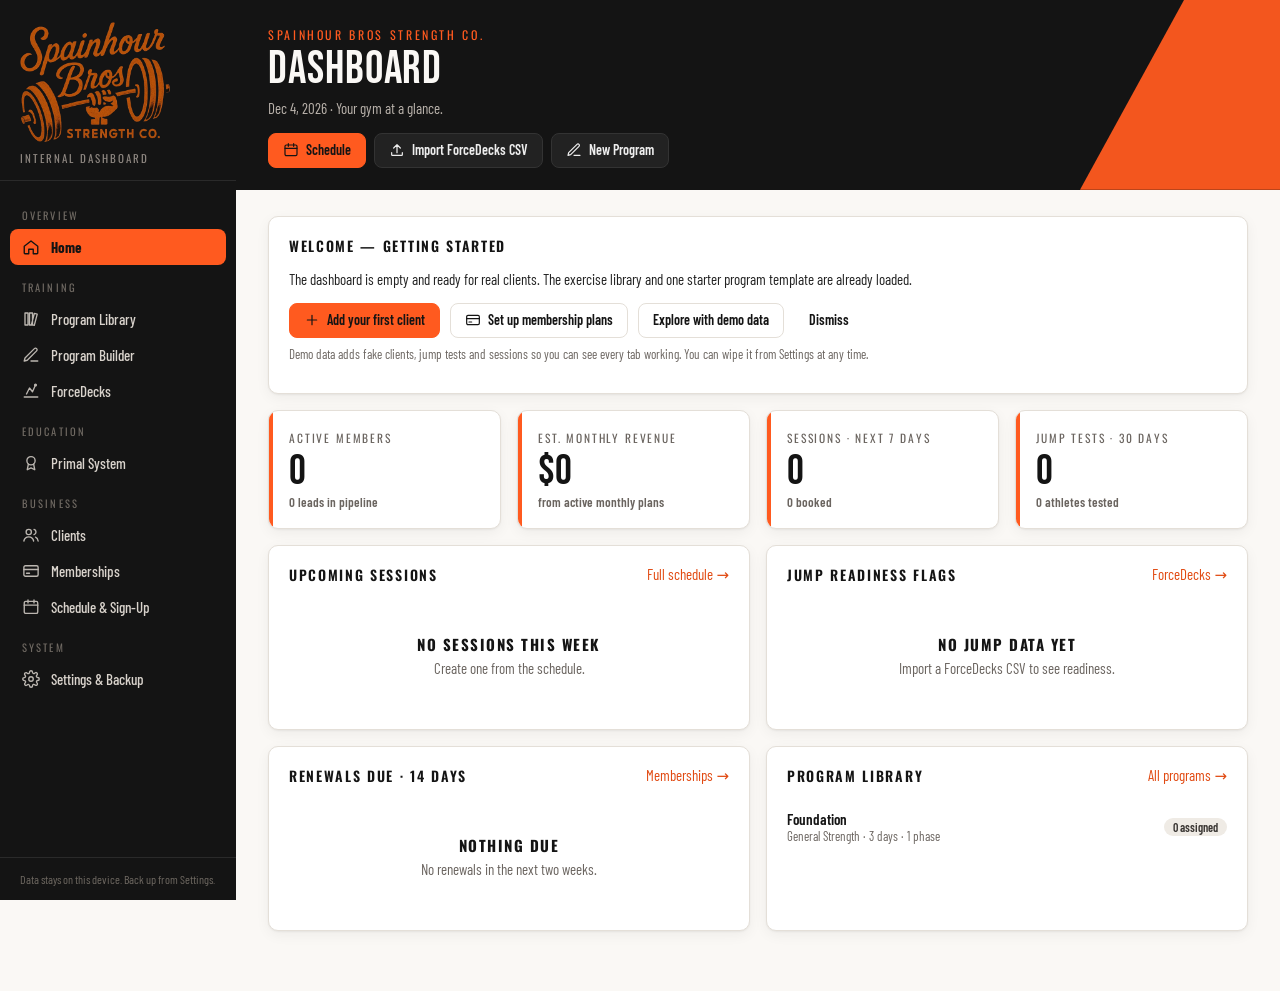
<file: index.html>
<!doctype html>
<html lang="en">
<head>
  <meta charset="utf-8">
  <meta name="viewport" content="width=device-width, initial-scale=1">
  <meta name="robots" content="noindex, nofollow">
  <title>SBSC Dashboard</title>
  <link rel="icon" type="image/png" href="favicon.png">
  <link rel="stylesheet" href="styles.css">
</head>
<body>
  <div class="app">
    <aside class="sidebar" id="sidebar">
      <div class="brand">
        <img src="logo.png" alt="Spainhour Bros Strength Co.">
        <div class="tag">Internal Dashboard</div>
      </div>
      <nav class="nav" id="nav"></nav>
      <div class="foot">Data stays on this device. Back up from Settings.</div>
    </aside>

    <div class="main">
      <header class="topbar">
        <button id="menu-btn" aria-label="Open menu">
          <svg width="24" height="24" viewBox="0 0 24 24" fill="none" stroke="currentColor" stroke-width="2"><path d="M3 6h18M3 12h18M3 18h18"/></svg>
        </button>
        <img src="logo.png" alt="SBSC">
      </header>
      <div id="view"></div>
    </div>
  </div>

  <div id="print-root"></div>
  <div class="toasts" id="toasts"></div>

  <script src="chart.umd.min.js"></script>
  <script src="store.js"></script>
  <script src="ui.js"></script>
  <script src="files.js"></script>
  <script src="seed.js"></script>
  <script src="home.js"></script>
  <script src="programs.js"></script>
  <script src="builder.js"></script>
  <script src="quick.js"></script>
  <script src="forcedecks.js"></script>
  <script src="clients.js"></script>
  <script src="memberships.js"></script>
  <script src="schedule.js"></script>
  <script src="settings.js"></script>
  <script src="primal.js"></script>
  <script src="app.js"></script>
</body>
</html>
</file>
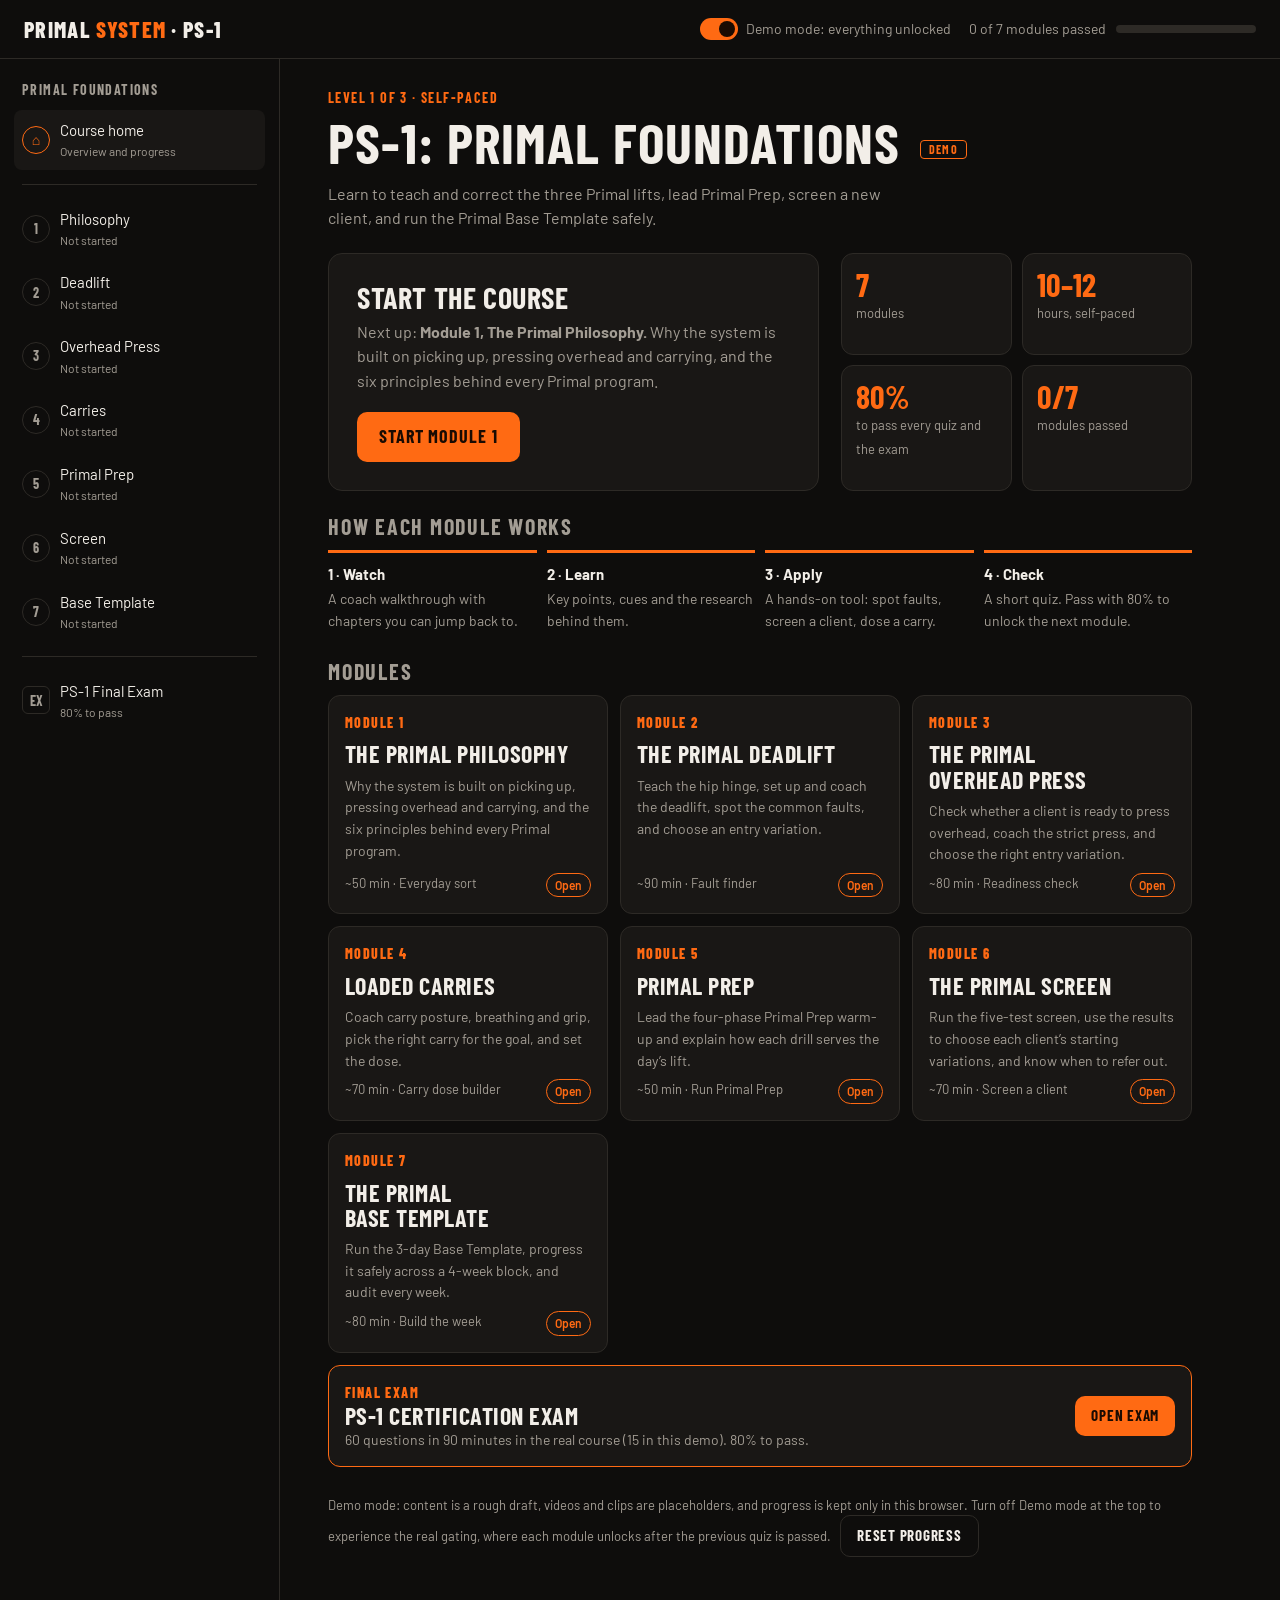
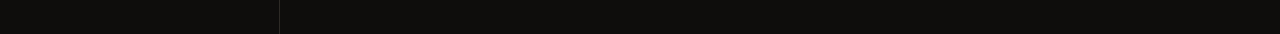
<file: primal-ps1.html>
<!DOCTYPE html>
<html lang="en">
<head>
<meta charset="utf-8">
<meta name="viewport" content="width=device-width, initial-scale=1">
<title>Primal System PS-1 Demo</title>
<link rel="preconnect" href="https://fonts.googleapis.com">
<link rel="preconnect" href="https://fonts.gstatic.com" crossorigin>
<link href="https://fonts.googleapis.com/css2?family=Barlow+Condensed:wght@600;700;800&family=Barlow:wght@400;500;600;700&display=swap" rel="stylesheet">
<style>
:root {
  /* Layout: course sidebar (modules, exam, progress) beside one route at a time: home, a module (stepped lesson), or the final exam. Single dark SBSC theme. */
  --bg: #0e0d0c;
  --panel: #191715;
  --line: #2d2a26;
  --ink: #f2eee8;
  --muted: #a39d94;
  --accent: #ff6a13;
  --accent-ink: #1a0b02;
  --good: #4cc38a;
  --bad: #ef5b5b;
  --display: "Barlow Condensed", "Arial Narrow", sans-serif;
  --body: "Barlow", "Helvetica Neue", Arial, sans-serif;
  color-scheme: dark;
}
* { box-sizing: border-box; }
html, body { margin: 0; }
body { background: var(--bg); color: var(--ink); font: 16px/1.55 var(--body); }
h1, h2, h3 { font-family: var(--display); text-transform: uppercase; letter-spacing: .02em; line-height: 1.05; text-wrap: balance; margin: 0; }
a { color: inherit; }
button, select, input { font: inherit; color: inherit; }
button { cursor: pointer; }
:focus-visible { outline: 2px solid var(--accent); outline-offset: 2px; }

/* Top bar */
.topbar { display: flex; align-items: center; justify-content: space-between; gap: 16px; padding: 12px 24px; border-bottom: 1px solid var(--line); flex-wrap: wrap; position: sticky; top: 0; background: var(--bg); z-index: 5; }
.brand { font-family: var(--display); font-weight: 800; font-size: 22px; letter-spacing: .06em; text-transform: uppercase; text-decoration: none; }
.brand span { color: var(--accent); }
.tb-right { display: flex; align-items: center; gap: 18px; flex-wrap: wrap; }
.course-progress { display: flex; align-items: center; gap: 10px; color: var(--muted); font-size: 14px; }
.bar { width: 140px; height: 8px; background: var(--line); border-radius: 4px; overflow: hidden; }
.bar > i { display: block; height: 100%; background: var(--accent); width: 0; transition: width .4s; }
.switch { display: flex; align-items: center; gap: 8px; font-size: 14px; color: var(--muted); cursor: pointer; }
.switch input { appearance: none; width: 38px; height: 22px; border-radius: 11px; background: var(--line); position: relative; cursor: pointer; margin: 0; }
.switch input::after { content: ""; position: absolute; top: 3px; left: 3px; width: 16px; height: 16px; border-radius: 50%; background: var(--muted); transition: transform .2s; }
.switch input:checked { background: var(--accent); }
.switch input:checked::after { transform: translateX(16px); background: var(--accent-ink); }

/* Shell */
.shell { display: grid; grid-template-columns: 280px 1fr; min-height: calc(100vh - 58px); }
aside { border-right: 1px solid var(--line); padding: 18px 14px; display: flex; flex-direction: column; gap: 4px; }
aside h2 { font-size: 14px; color: var(--muted); margin: 6px 8px 8px; letter-spacing: .1em; }
.nav { display: grid; grid-template-columns: 28px 1fr; gap: 10px; align-items: center; padding: 9px 8px; border-radius: 8px; font-size: 15px; text-decoration: none; border: 0; background: transparent; text-align: left; width: 100%; }
.nav:hover { background: var(--panel); }
.nav .dot { width: 28px; height: 28px; border-radius: 50%; display: grid; place-items: center; font-family: var(--display); font-weight: 700; font-size: 14px; border: 1.5px solid var(--line); color: var(--muted); }
.nav small { display: block; color: var(--muted); font-size: 12px; }
.nav.done .dot { background: var(--good); border-color: var(--good); color: #062014; }
.nav.here { background: var(--panel); }
.nav.here .dot { border-color: var(--accent); color: var(--accent); }
.nav.locked { opacity: .5; cursor: not-allowed; }
.nav.exam .dot { border-radius: 6px; }
.sep { height: 1px; background: var(--line); margin: 10px 8px; }

main { padding: 28px clamp(16px, 4vw, 48px) 64px; max-width: 960px; width: 100%; }
.eyebrow { color: var(--accent); font-family: var(--display); font-weight: 700; letter-spacing: .1em; text-transform: uppercase; font-size: 14px; }
.title h1 { font-size: clamp(36px, 5vw, 56px); margin-top: 4px; }
.title p { color: var(--muted); max-width: 64ch; margin: 10px 0 0; }
.objectives { margin: 14px 0 0; padding: 0; list-style: none; display: grid; gap: 4px; color: var(--muted); font-size: 15px; }
.objectives li::before { content: "▸ "; color: var(--accent); }
.demo-tag { display: inline-block; font-family: var(--display); font-weight: 700; letter-spacing: .1em; font-size: 12px; text-transform: uppercase; padding: 2px 8px; border: 1px solid var(--accent); color: var(--accent); border-radius: 4px; vertical-align: middle; margin-left: 8px; }

/* Steps */
.steps { display: flex; gap: 8px; margin: 24px 0; flex-wrap: wrap; }
.step { display: flex; align-items: center; gap: 8px; padding: 8px 14px; border-radius: 999px; border: 1px solid var(--line); background: transparent; font-size: 14px; font-weight: 600; }
.step .n { font-family: var(--display); color: var(--muted); }
.step.active { background: var(--ink); color: var(--bg); border-color: var(--ink); }
.step.active .n { color: var(--accent); }
.step.complete::after { content: "✓"; color: var(--good); font-weight: 700; }

.panel { background: var(--panel); border: 1px solid var(--line); border-radius: 14px; padding: clamp(18px, 3vw, 28px); }
.panel h2 { font-size: 30px; margin-bottom: 6px; }
.panel .lede { color: var(--muted); margin: 0 0 18px; max-width: 64ch; }
.stepnext { display: flex; justify-content: flex-end; margin-top: 18px; }

/* Video */
.video { aspect-ratio: 16/9; background: radial-gradient(circle at 70% 30%, #2a2522, #0b0a09); border-radius: 10px; position: relative; overflow: hidden; display: grid; place-items: center; }
.video .play { width: 76px; height: 76px; border-radius: 50%; background: var(--accent); border: 0; display: grid; place-items: center; box-shadow: 0 6px 30px rgba(255,106,19,.35); }
.video .play svg { margin-left: 5px; }
.video .label { position: absolute; left: 18px; bottom: 44px; font-family: var(--display); font-size: 22px; text-transform: uppercase; }
.video .label small { display: block; font-family: var(--body); font-size: 13px; color: var(--muted); text-transform: none; }
.video .track { position: absolute; left: 0; right: 0; bottom: 0; height: 6px; background: rgba(255,255,255,.12); }
.video .track i { display: block; height: 100%; width: 0; background: var(--accent); }
.chapters { list-style: none; padding: 0; margin: 16px 0 0; display: grid; gap: 6px; }
.chapters li { display: grid; grid-template-columns: 56px 1fr; gap: 10px; padding: 8px 10px; border-radius: 8px; font-size: 15px; }
.chapters li.on { background: rgba(255,106,19,.12); }
.chapters time { font-variant-numeric: tabular-nums; color: var(--muted); }

/* Learn */
.setup { display: grid; gap: 10px; counter-reset: s; }
.setup details { border: 1px solid var(--line); border-radius: 10px; padding: 12px 16px; background: var(--bg); }
.setup summary { cursor: pointer; font-weight: 600; list-style: none; display: flex; gap: 12px; align-items: center; }
.setup summary::-webkit-details-marker { display: none; }
.setup summary::before { counter-increment: s; content: counter(s); font-family: var(--display); font-weight: 800; font-size: 20px; color: var(--accent); width: 18px; flex: none; }
.setup details[open] summary { color: var(--accent); }
.setup details[data-seen] summary::after { content: "✓"; color: var(--good); margin-left: auto; }
.setup .body { margin: 10px 0 2px 30px; color: var(--muted); }
.setup .body b { color: var(--ink); }
.setup .body ul { margin: 6px 0; padding-left: 18px; }
.cue { display: inline-block; margin: 8px 0 0 30px; padding: 3px 10px; border-radius: 999px; background: rgba(255,106,19,.14); color: var(--accent); font-weight: 600; font-size: 14px; }
.evidence { margin-top: 18px; border-left: 3px solid var(--accent); padding: 10px 14px; background: var(--bg); border-radius: 0 8px 8px 0; font-size: 14px; color: var(--muted); }
.evidence b { color: var(--ink); }

/* Shared interactive bits */
.opts { display: grid; gap: 8px; }
.opt { text-align: left; padding: 12px 14px; border-radius: 10px; border: 1px solid var(--line); background: var(--bg); font-weight: 500; }
.opt:hover { border-color: var(--muted); }
.opt.correct { border-color: var(--good); background: rgba(76,195,138,.1); }
.opt.wrong { border-color: var(--bad); background: rgba(239,91,91,.08); }
.feedback { margin-top: 12px; font-size: 15px; min-height: 24px; }
b.ok { color: var(--good); } b.no { color: var(--bad); }
.two { display: grid; grid-template-columns: 1fr 1fr; gap: 22px; align-items: start; }
fieldset { border: 0; padding: 0; margin: 0 0 14px; min-width: 0; }
legend, .flabel { font-weight: 600; margin-bottom: 6px; display: block; }
.seg { display: flex; flex-wrap: wrap; gap: 6px; }
.seg input { position: absolute; opacity: 0; pointer-events: none; }
.seg label { padding: 7px 12px; border-radius: 8px; border: 1px solid var(--line); font-size: 14px; cursor: pointer; }
.seg input:checked + label { background: var(--ink); color: var(--bg); border-color: var(--ink); }
.seg input:focus-visible + label { outline: 2px solid var(--accent); outline-offset: 2px; }
.field { width: 100%; padding: 9px 12px; border-radius: 8px; border: 1px solid var(--line); background: var(--bg); }
.rx { background: var(--bg); border: 1px solid var(--accent); border-radius: 12px; padding: 18px; }
.rx .tag { font-family: var(--display); font-size: 13px; letter-spacing: .1em; color: var(--accent); text-transform: uppercase; }
.rx h3 { font-size: 28px; margin: 4px 0 8px; }
.rx p { margin: 0 0 8px; color: var(--muted); font-size: 15px; }
.rx.alert { border-color: var(--bad); }
.rx.alert .tag { color: var(--bad); }
.ladder { display: flex; gap: 4px; margin-top: 12px; flex-wrap: wrap; }
.ladder span { font-size: 12px; padding: 3px 8px; border-radius: 4px; background: var(--line); color: var(--muted); }
.ladder span.here { background: var(--accent); color: var(--accent-ink); font-weight: 600; }
.kv { display: grid; grid-template-columns: auto 1fr; gap: 6px 14px; font-size: 15px; margin: 6px 0 10px; }
.kv dt { color: var(--muted); }
.kv dd { margin: 0; font-weight: 600; }
.kv dd.big { font-family: var(--display); font-size: 26px; color: var(--accent); line-height: 1; }

/* M1 sort */
.sort { display: grid; gap: 10px; }
.task { display: grid; grid-template-columns: 1fr auto; gap: 10px; align-items: center; padding: 12px 14px; border: 1px solid var(--line); border-radius: 10px; background: var(--bg); }
.task.solved { border-color: var(--good); }
.task .btns { display: flex; gap: 6px; }
.task .btns button { padding: 6px 10px; border-radius: 8px; border: 1px solid var(--line); background: transparent; font-size: 13px; font-weight: 600; }
.task .btns button.wrong { border-color: var(--bad); color: var(--bad); }
.task .btns button.correct { background: var(--good); color: #062014; border-color: var(--good); }
.task .why { grid-column: 1 / -1; font-size: 14px; color: var(--muted); }
.tally { display: flex; gap: 10px; margin-bottom: 14px; flex-wrap: wrap; }
.tally span { padding: 6px 12px; border-radius: 8px; background: var(--bg); border: 1px solid var(--line); font-size: 14px; }
.tally b { font-family: var(--display); font-size: 18px; color: var(--accent); margin-left: 4px; }

/* M2 fault finder */
.ff { display: grid; grid-template-columns: minmax(220px, 300px) 1fr; gap: 22px; align-items: start; }
.ff svg { width: 100%; background: var(--bg); border-radius: 10px; border: 1px solid var(--line); }
.clipnav { display: flex; gap: 6px; margin-bottom: 12px; }
.clipnav button { padding: 4px 12px; border-radius: 6px; border: 1px solid var(--line); background: transparent; font-size: 14px; }
.clipnav button.on { border-color: var(--accent); color: var(--accent); }
.clipnav button.right::after { content: " ✓"; color: var(--good); }

/* M5 prep */
.prep { display: grid; gap: 14px; }
.phase h3 { font-size: 18px; color: var(--accent); margin-bottom: 6px; }
.phase h3 small { color: var(--muted); font-family: var(--body); text-transform: none; letter-spacing: 0; font-size: 13px; font-weight: 500; margin-left: 6px; }
.drill { display: grid; grid-template-columns: 1fr auto; gap: 2px 12px; padding: 9px 12px; border-radius: 8px; background: var(--bg); border: 1px solid var(--line); margin-bottom: 6px; }
.drill .d { font-weight: 600; }
.drill .t { font-variant-numeric: tabular-nums; color: var(--muted); font-size: 14px; }
.drill .s { grid-column: 1 / -1; font-size: 13px; color: var(--muted); }
.drill.now { border-color: var(--accent); background: rgba(255,106,19,.1); }
.drill.past { opacity: .5; }
.drill.emph .d::after { content: " · emphasis"; color: var(--accent); font-weight: 500; font-size: 13px; }
.runner { position: sticky; top: 74px; background: var(--bg); border: 1px solid var(--accent); border-radius: 12px; padding: 18px; }
.runner .clock { font-family: var(--display); font-size: 64px; font-weight: 800; line-height: 1; font-variant-numeric: tabular-nums; }
.runner .cur { font-weight: 700; font-size: 18px; margin-top: 6px; }
.runner .why2 { color: var(--muted); font-size: 14px; margin: 4px 0 12px; }
.runner .rbtns { display: flex; gap: 8px; flex-wrap: wrap; }

/* M7 template */
.tablewrap { overflow-x: auto; }
table { border-collapse: collapse; width: 100%; font-size: 14px; min-width: 620px; }
th, td { text-align: left; padding: 9px 10px; border-bottom: 1px solid var(--line); vertical-align: top; }
th { font-family: var(--display); text-transform: uppercase; letter-spacing: .06em; font-size: 13px; color: var(--muted); font-weight: 700; }
td .ex { font-weight: 600; }
td .rx2 { color: var(--muted); font-variant-numeric: tabular-nums; }
td .tagp { font-size: 11px; padding: 1px 6px; border-radius: 4px; background: var(--line); color: var(--muted); margin-left: 4px; white-space: nowrap; }
.audit { display: grid; gap: 6px; margin-top: 16px; }
.audit div { display: flex; gap: 10px; align-items: baseline; font-size: 15px; }
.audit .ic { font-weight: 800; width: 18px; flex: none; }
.audit .pass .ic { color: var(--good); } .audit .fail .ic { color: var(--bad); }
.audit .fail { color: var(--ink); }
.checks { display: grid; gap: 6px; }
.checks label { display: flex; gap: 8px; align-items: center; font-size: 14px; cursor: pointer; }
.checks input { accent-color: var(--accent); }

/* Quiz */
.q { padding: 16px 0; border-top: 1px solid var(--line); }
.q:first-child { border-top: 0; padding-top: 0; }
.q h3 { font-family: var(--body); text-transform: none; letter-spacing: 0; font-size: 17px; font-weight: 600; margin-bottom: 10px; }
.q .tagm { font-size: 12px; color: var(--muted); font-weight: 500; display: block; margin-bottom: 4px; }
.q .opts label { display: flex; gap: 10px; align-items: flex-start; padding: 10px 12px; border: 1px solid var(--line); border-radius: 8px; background: var(--bg); cursor: pointer; }
.q .opts input { accent-color: var(--accent); margin-top: 5px; }
.q.graded .why { display: block; }
.why { display: none; margin-top: 8px; font-size: 14px; color: var(--muted); }
.q label.correct { border-color: var(--good); }
.q label.wrong { border-color: var(--bad); }
.actions { display: flex; gap: 12px; align-items: center; margin-top: 18px; flex-wrap: wrap; }
.btn { padding: 11px 22px; border-radius: 10px; border: 0; background: var(--accent); color: var(--accent-ink); font-weight: 700; font-family: var(--display); font-size: 18px; letter-spacing: .05em; text-transform: uppercase; text-decoration: none; display: inline-block; }
.btn.ghost { background: transparent; color: var(--ink); border: 1px solid var(--line); }
.btn.sm { font-size: 15px; padding: 8px 16px; }
.btn:disabled { opacity: .4; cursor: not-allowed; }
.result { padding: 16px; border-radius: 10px; margin-top: 16px; font-weight: 500; }
.result.pass { background: rgba(76,195,138,.12); border: 1px solid var(--good); }
.result.fail { background: rgba(239,91,91,.1); border: 1px solid var(--bad); }
.result big { font-family: var(--display); font-size: 34px; display: block; }

/* Home */
.hero { display: grid; grid-template-columns: 1.4fr 1fr; gap: 22px; align-items: stretch; margin-bottom: 24px; }
.hero .stats { display: grid; grid-template-columns: 1fr 1fr; gap: 10px; }
.stat { background: var(--panel); border: 1px solid var(--line); border-radius: 12px; padding: 14px; }
.stat b { display: block; font-family: var(--display); font-size: 32px; color: var(--accent); line-height: 1; }
.stat span { font-size: 13px; color: var(--muted); }
.howto { display: grid; grid-template-columns: repeat(4, 1fr); gap: 10px; margin: 0 0 28px; }
.howto div { border-top: 3px solid var(--accent); padding-top: 10px; font-size: 14px; color: var(--muted); }
.howto div b { display: block; color: var(--ink); font-size: 15px; margin-bottom: 2px; }
.mgrid { display: grid; grid-template-columns: repeat(auto-fill, minmax(260px, 1fr)); gap: 12px; }
.mcard { background: var(--panel); border: 1px solid var(--line); border-radius: 12px; padding: 16px; display: flex; flex-direction: column; gap: 8px; text-decoration: none; }
.mcard:hover { border-color: var(--muted); }
.mcard .num { font-family: var(--display); font-weight: 800; font-size: 14px; color: var(--accent); letter-spacing: .1em; }
.mcard h3 { font-size: 24px; }
.mcard p { margin: 0; color: var(--muted); font-size: 14px; flex: 1; }
.mcard .meta { display: flex; justify-content: space-between; font-size: 13px; color: var(--muted); }
.pill { font-size: 12px; font-weight: 600; padding: 2px 8px; border-radius: 999px; border: 1px solid var(--line); }
.pill.done { border-color: var(--good); color: var(--good); }
.pill.go { border-color: var(--accent); color: var(--accent); }
.mcard.examcard { border-color: var(--accent); grid-column: 1 / -1; flex-direction: row; align-items: center; justify-content: space-between; flex-wrap: wrap; }
.mcard.locked { opacity: .55; }
.h2s { font-size: 22px; margin: 0 0 12px; color: var(--muted); letter-spacing: .08em; }

/* Exam */
.examhead { display: flex; justify-content: space-between; align-items: center; gap: 12px; flex-wrap: wrap; padding: 12px 16px; background: var(--bg); border: 1px solid var(--line); border-radius: 10px; margin-bottom: 18px; position: sticky; top: 66px; z-index: 2; }
.examhead .timer { font-family: var(--display); font-size: 28px; font-variant-numeric: tabular-nums; }
.examhead .ans { color: var(--muted); font-size: 14px; }
.blueprint { width: 100%; min-width: 0; margin: 12px 0 18px; }
.blueprint td:last-child, .blueprint th:last-child { text-align: right; font-variant-numeric: tabular-nums; }

/* Certificate */
.cert { margin-top: 18px; background: #f4efe7; color: #17130f; border-radius: 6px; padding: clamp(20px, 5vw, 48px); position: relative; border: 10px solid #17130f; box-shadow: inset 0 0 0 2px var(--accent); text-align: center; }
.cert .org { font-family: var(--display); font-weight: 800; letter-spacing: .14em; text-transform: uppercase; font-size: 15px; }
.cert .org span { color: var(--accent); }
.cert h2 { font-size: clamp(30px, 5vw, 46px); margin: 14px 0 4px; color: #17130f; }
.cert .lvl { font-family: var(--display); font-size: 20px; letter-spacing: .1em; text-transform: uppercase; color: var(--accent); }
.cert .name { font-family: var(--display); font-size: clamp(32px, 6vw, 54px); font-weight: 700; margin: 18px auto 4px; border-bottom: 2px solid #17130f; display: inline-block; padding: 0 24px; min-width: 60%; }
.cert p { max-width: 52ch; margin: 10px auto; font-size: 15px; }
.cert .row { display: flex; justify-content: space-between; gap: 12px; margin-top: 26px; font-size: 13px; flex-wrap: wrap; text-align: left; }
.cert .row b { display: block; font-size: 15px; }
.cert .stamp { position: absolute; top: 14px; right: 18px; font-family: var(--display); font-weight: 800; font-size: 13px; letter-spacing: .1em; color: var(--bad); border: 2px solid var(--bad); padding: 2px 8px; transform: rotate(6deg); }

.note { color: var(--muted); font-size: 13px; margin-top: 28px; }
.hidden { display: none !important; }

@media (max-width: 860px) {
  .shell { grid-template-columns: 1fr; }
  aside { border-right: 0; border-bottom: 1px solid var(--line); flex-direction: row; overflow-x: auto; padding: 10px 16px; }
  aside h2, .sep { display: none; }
  .nav { grid-template-columns: 28px auto; white-space: nowrap; width: auto; }
  .nav small { display: none; }
  .two, .ff, .hero { grid-template-columns: 1fr; }
  .howto { grid-template-columns: 1fr 1fr; }
  .runner { position: static; }
}
@media (prefers-reduced-motion: reduce) { * { transition: none !important; animation: none !important; } }
</style>
</head>
<body>
<header class="topbar">
  <a class="brand" href="#home">Primal <span>System</span> · PS-1</a>
  <div class="tb-right">
    <label class="switch" title="Demo mode unlocks every module and the exam so you can see the full layout"><input type="checkbox" id="demoMode" checked> Demo mode: everything unlocked</label>
    <div class="course-progress"><span id="courseLabel">0 of 7 modules</span><div class="bar"><i id="courseBar"></i></div></div>
  </div>
</header>

<div class="shell">
  <aside aria-label="Course navigation" id="sidebar"></aside>
  <main id="view"></main>
</div>

<script>
/* ================= CONTENT ================= */
const LADDER_DL = ['Hinge patterning', 'Kettlebell deadlift', 'Elevated pull', 'Trap bar deadlift', 'Conventional deadlift'];
const LADDER_PR = ['Landmine press', 'Half-kneeling single-arm press', 'Seated DB press', 'Standing DB press', 'Barbell strict press'];

const MODULES = [
{
  id: 'm1', num: 1, title: 'The Primal Philosophy', short: 'Philosophy', eyebrow: 'Why we train this way', mins: 50,
  summary: 'Why the system is built on picking up, pressing overhead and carrying, and the six principles behind every Primal program.',
  objectives: ['Explain why the system is built on picking up, pressing and carrying', 'Connect each Primal lift to everyday tasks', 'State the six Primal Principles'],
  video: { len: '7:20', ch: [['0:00','Why three movements',0],['1:50','What makes us human',.25],['3:30','Primal vs. conventional programming',.48],['5:10','The six principles',.7]] },
  learn: [
    { t: 'Pick it up: the hinge', b: `<b>The deadlift and its variations.</b> Lifting groceries, kids, boxes and luggage off the floor is a hinge. Train it heavy and it gets easy everywhere else.` },
    { t: 'Press it overhead', b: `<b>The overhead press and its variations.</b> Putting things on high shelves, loading overhead bins and holding things overhead. A free overhead reach is a human trait worth keeping strong.` },
    { t: 'Carry it', b: `<b>Loaded carries.</b> Groceries, luggage and furniture all need grip, a stiff trunk and a steady gait under load.` },
    { t: 'More than three exercises', b: `The three lifts are the foundation, not the whole program. <b>Variations, Primal Prep, Foundation Patterns and accessories</b> are all programmed around them.` },
    { t: 'The six Primal Principles', b: `<ul><li><b>Patterns before load.</b> Earn the position before adding weight.</li><li><b>Prep serves the lift.</b> Every warm-up drill has a reason tied to a lift.</li><li><b>Variation with purpose.</b> Change a variation to solve a problem or reach a goal.</li><li><b>Carry daily strength.</b> Strength only counts if it transfers outside the gym.</li><li><b>Measure what matters.</b> Test against the Primal Standards.</li><li><b>Build the whole human.</b> The Primal lifts lead, and the Foundation Patterns complete the program.</li></ul>` }
  ],
  evidence: `Grip strength predicted all-cause and cardiovascular death in a large international cohort (Leong et al., 2015). Carrying events load the trunk differently than traditional lifts (McGill et al., 2009). A minimal effective program includes a squat, an upper-body pull and an upper-body push (Iversen et al., 2021).`,
  tool: { key: 'sort', label: 'Everyday sort' },
  quiz: [
    { q: 'Which three movements are the Primal lifts built on?', o: ['Squat, bench press, deadlift', 'Hinge (pick up), overhead press, loaded carry', 'Lunge, push-up, row', 'Clean, jerk, snatch'], a: 1, why: 'Picking up, pressing overhead and carrying are the three Primal patterns.' },
    { q: 'What does "patterns before load" mean in practice?', o: ['Never lift heavy', 'A client earns the position before weight is added', 'Always start with machines', 'Warm up for 20 minutes first'], a: 1, why: 'Load is added only once the client can own the position.' },
    { q: 'Principle 6, "Build the whole human," requires which patterns every week?', o: ['Only the three Primal lifts', 'Squat, horizontal press, horizontal pull, vertical pull, single-leg', 'Biceps, triceps, calves', 'Running, swimming, cycling'], a: 1, why: 'The five Foundation Patterns complete every Primal week.' },
    { q: 'In the PURE study, what did grip strength predict?', o: ['Vertical jump height', 'All-cause and cardiovascular death', 'Marathon time', 'Body fat percentage'], a: 1, why: 'Leong et al. (2015) found grip strength predicted all-cause and cardiovascular mortality.' }
  ]
},
{
  id: 'm2', num: 2, title: 'The Primal Deadlift', short: 'Deadlift', eyebrow: 'Pick it up', mins: 90,
  summary: 'Teach the hip hinge, set up and coach the deadlift, spot the common faults, and choose an entry variation.',
  objectives: ['Teach the hip hinge', 'Set up and coach a conventional deadlift', 'Spot and fix the five most common faults', 'Choose an entry variation'],
  video: { len: '9:40', ch: [['0:00','Hinge vs. squat',0],['1:45','Setup in five steps',.18],['4:10','Bracing: the 360° breath',.43],['6:00','The five common faults',.62],['8:30','Variations and when to use them',.88]] },
  learn: [
    { t: 'Feet and bar', b: `<b>Feet about hip-width apart, bar over midfoot.</b> From the side, the bar should cut the foot roughly in half.` },
    { t: 'Hinge down to the bar', b: `<b>Push the hips back, shins stay close to vertical.</b> The hips move back more than down.`, cue: '"Close the car door with your butt"' },
    { t: 'Grip and pull the slack out', b: `<b>Hands just outside the legs.</b> Pull up on the bar until it clicks against the plates, without lifting it. Arms long, lats engaged.`, cue: '"Bend the bar around your shins"' },
    { t: 'Brace', b: `<b>Take a 360° breath into the belly and hold it.</b> Ribs stay down and the trunk gets stiff before the bar moves.`, cue: '"Big breath, belt of air"' },
    { t: 'Push the floor away', b: `<b>Drive through the whole foot, bar drags up the legs, hips and shoulders rise together.</b> Finish tall without leaning back.`, cue: '"Push the floor away"' }
  ],
  evidence: `The trap bar allowed heavier loads with lower peak moments at the lumbar spine and hip than the straight bar (Swinton et al., 2011). That's why it sits near the bottom of the deadlift ladder.`,
  tool: { key: 'faults', label: 'Fault finder' }, tool2: { key: 'dlpick', label: 'Pick the variation' },
  quiz: [
    { q: 'A client’s hips rise before the bar leaves the floor. What is the best first fix?', o: ['Add weight so they brace harder', 'Pull the slack out and cue "push the floor away"', 'Switch to sumo', 'Look straight up at the ceiling'], a: 1, why: 'Pulling the slack out sets the position so hips and shoulders rise together.' },
    { q: 'Where should the bar sit at the start of a conventional deadlift?', o: ['Over the toes', 'Over midfoot', 'Over the heels', 'Six inches in front of the shins'], a: 1, why: 'Over midfoot the bar path stays vertical and close to the body.' },
    { q: 'A client fails the toe touch but passes the dowel hinge. Best starting variation?', o: ['Conventional deadlift from the floor', 'Elevated pull (bar on blocks)', 'Deficit deadlift', 'Snatch-grip deadlift'], a: 1, why: 'Raising the bar keeps the spine neutral while mobility catches up.' },
    { q: 'Compared with the straight bar, the trap bar deadlift typically shows…', o: ['Higher lumbar and hip moments', 'Lower peak lumbar and hip moments and a higher knee moment', 'No difference', 'Lower loads lifted'], a: 1, why: 'Swinton et al. (2011).' },
    { q: 'Which cue describes the bracing step?', o: ['Suck the belly button in', 'Take a 360° breath into the belly and hold it under load', 'Exhale fully before the pull', 'Breathe into the chest and lift the ribs'], a: 1, why: 'A 360° breath held under load stiffens the trunk before the bar moves.' }
  ]
},
{
  id: 'm3', num: 3, title: 'The Primal Overhead Press', short: 'Overhead Press', eyebrow: 'Press it overhead', mins: 80,
  summary: 'Check whether a client is ready to press overhead, coach the strict press, and choose the right entry variation.',
  objectives: ['Assess overhead readiness', 'Coach the strict press setup and bar path', 'Choose an entry variation'],
  video: { len: '8:50', ch: [['0:00','Are they ready to press?',0],['2:10','Strict press setup',.25],['4:30','Bar path',.5],['6:15','Common faults',.7],['7:40','Variations',.87]] },
  learn: [
    { t: 'The readiness check', b: `<b>Arms reach the wall overhead without the ribs flaring or the lower back arching.</b> If not, start with a landmine or half-kneeling variation and work on the thoracic spine and shoulders.` },
    { t: 'Setup', b: `<b>Grip just outside shoulder width, forearms vertical, glutes and abs tight, ribs down.</b>`, cue: '"Ribs down, squeeze the glutes"' },
    { t: 'Bar path', b: `<b>Move the head back slightly, press straight up, then bring the head through at lockout.</b> Finish with the biceps by the ears and the bar over midfoot.`, cue: '"Head through the window"' },
    { t: 'Common faults', b: `<ul><li>Leaning back to press (lost brace, ribs flare)</li><li>Elbows flaring out early</li><li>Soft lockout</li><li>Shrugging at the bottom</li></ul>` },
    { t: 'The press ladder', b: `Landmine press → half-kneeling single-arm press → seated DB press → standing DB press → barbell strict press. <b>Half-kneeling locks the pelvis</b>, which makes it hard to cheat by arching.` }
  ],
  evidence: `Standing and dumbbell presses produced the highest deltoid activation but the lowest 1RM compared with seated and barbell versions (Saeterbakken & Fimland, 2013). Up to 36% of documented resistance training injuries occur at the shoulder (Kolber et al., 2010).`,
  tool: { key: 'ready', label: 'Readiness check' },
  quiz: [
    { q: 'A client can’t reach the wall overhead without arching. Where do they start?', o: ['Barbell strict press', 'Push press', 'Landmine press', 'Overhead carry'], a: 2, why: 'The landmine press trains pressing without needing full overhead range.' },
    { q: 'When does "head through the window" happen?', o: ['Before unracking', 'At lockout, after the bar passes the forehead', 'At the bottom of the press', 'Never; the head stays still'], a: 1, why: 'The head comes through once the bar clears the face, finishing biceps by ears.' },
    { q: 'Leaning back to press usually means…', o: ['Grip is too narrow', 'The client lost their brace and the ribs flared', 'The bar is too light', 'The feet are too wide'], a: 1, why: 'Leaning back is the trunk giving up position.' },
    { q: 'Why is half-kneeling a useful press regression?', o: ['It allows heavier loads', 'It locks the pelvis, making it hard to arch', 'It removes the core', 'It is easier on the knees'], a: 1, why: 'Half-kneeling sets the pelvis so the lower back can’t compensate.' }
  ]
},
{
  id: 'm4', num: 4, title: 'Loaded Carries', short: 'Carries', eyebrow: 'Carry it', mins: 70,
  summary: 'Coach carry posture, breathing and grip, pick the right carry for the goal, and set the dose.',
  objectives: ['Coach carry posture, breathing and grip', 'Pick the right carry for the goal', 'Set load, distance and time'],
  video: { len: '7:30', ch: [['0:00','Posture',0],['1:40','Breathing behind the brace',.22],['3:00','The carry family',.4],['5:20','How to dose carries',.7],['6:30','Common faults',.87]] },
  learn: [
    { t: 'Posture', b: `<b>Stand tall, ribs stacked over the pelvis, shoulders down and back, eyes forward, short controlled steps.</b>`, cue: '"Walk like you own the room"' },
    { t: 'Breathing', b: `<b>Breathe shallowly behind the brace</b>, without fully letting it go.` },
    { t: 'The carry family', b: `<ul><li><b>Farmer’s carry:</b> the base carry, for grip and total-body stiffness</li><li><b>Suitcase carry:</b> one side, trains the trunk to resist leaning</li><li><b>Front-rack carry:</b> upper back and front of the trunk</li><li><b>Overhead carry:</b> shoulder stability (needs the press readiness check first)</li></ul>` },
    { t: 'Dosing', b: `Dose by <b>distance (20–40 m), time (20–60 s) or load as a percentage of bodyweight.</b> Progress one variable at a time.` },
    { t: 'Common faults', b: `<ul><li>Leaning toward or away from the load</li><li>Shrugging</li><li>Fast or shuffling steps</li><li>Losing the grip before losing posture</li></ul>` }
  ],
  evidence: `McGill et al. (2009) measured trunk muscle activation and spine load during the farmer’s walk, suitcase carry, yoke and other strongman events.`,
  tool: { key: 'carry', label: 'Carry dose builder' },
  quiz: [
    { q: 'Which carry mainly trains the trunk to resist side-bending?', o: ['Farmer’s carry', 'Suitcase carry', 'Front-rack carry', 'Sled drag'], a: 1, why: 'Holding load on one side forces the trunk to resist leaning.' },
    { q: 'How should a client breathe during a heavy carry?', o: ['Hold their breath for the whole set', 'Shallow breaths behind the brace', 'Deep exhales every step', 'Breathe only through the mouth'], a: 1, why: 'Shallow breathing keeps the brace in place.' },
    { q: 'What must a client pass before overhead carries?', o: ['Toe touch', 'The overhead readiness check', 'A 1RM deadlift test', 'Nothing'], a: 1, why: 'The overhead carry has the same prerequisite as the press.' },
    { q: 'What is the typical PS-1 carry distance range?', o: ['5–10 m', '20–40 m', '100–200 m', '400 m'], a: 1, why: 'PS-1 dosing is 20–40 m or 20–60 s.' }
  ]
},
{
  id: 'm5', num: 5, title: 'Primal Prep', short: 'Primal Prep', eyebrow: 'Prep serves the lift', mins: 50,
  summary: 'Lead the four-phase Primal Prep warm-up and explain how each drill serves the day’s lift.',
  objectives: ['Lead the four phases of Primal Prep', 'Explain how each drill serves a lift', 'Shift the emphasis to match the day'],
  video: { len: '6:00', ch: [['0:00','Raise',0],['1:20','Mobilize',.22],['3:00','Activate',.5],['4:30','Pattern',.75]] },
  learn: [
    { t: 'Raise (2–3 min)', b: `<b>Light movement to raise body temperature:</b> bike, rower, sled push or crawling.` },
    { t: 'Mobilize (3–4 min)', b: `<b>Hips and hamstrings for the deadlift. Thoracic spine and shoulders for the press.</b> The day’s lift decides which block gets the most time.` },
    { t: 'Activate (2–3 min)', b: `<b>Wake up the muscles that hold position:</b> glute bridges, dead bugs, bear crawl holds, grip squeezes.` },
    { t: 'Pattern (2 min)', b: `<b>Light or unloaded reps of the day’s main lift</b>, like a dowel hinge or an empty-bar press.` },
    { t: 'The emphasis rule', b: `Every session runs the full routine. <b>The mobility block gets extra time for that day’s lift.</b> Total time stays around 10–12 minutes.` }
  ],
  evidence: `A meta-analysis found warming up improved performance in most of the outcomes studied (Fradkin et al., 2010). Exercise-specific warm-ups are recommended for time-efficient sessions (Iversen et al., 2021).`,
  tool: { key: 'prep', label: 'Run Primal Prep' },
  quiz: [
    { q: 'What is the correct order of Primal Prep?', o: ['Pattern, Raise, Activate, Mobilize', 'Raise, Mobilize, Activate, Pattern', 'Mobilize, Raise, Pattern, Activate', 'Activate, Pattern, Raise, Mobilize'], a: 1, why: 'Raise, Mobilize, Activate, Pattern.' },
    { q: 'What is the main purpose of the Pattern phase?', o: ['Raising heart rate', 'Static stretching', 'Rehearsing the day’s lift with light or no load', 'Grip fatigue'], a: 2, why: 'Pattern reps groove the exact lift that follows.' },
    { q: 'On Press day, which mobility area gets the extra time?', o: ['Ankles', 'Thoracic spine and shoulders', 'Wrists', 'Neck'], a: 1, why: 'The press needs upper-back and shoulder range.' },
    { q: 'About how long should Primal Prep take?', o: ['2–3 minutes', '10–12 minutes', '25–30 minutes', '45 minutes'], a: 1, why: 'The full routine runs 10–12 minutes.' }
  ]
},
{
  id: 'm6', num: 6, title: 'The Primal Screen', short: 'Screen', eyebrow: 'Know where to start', mins: 70,
  summary: 'Run the five-test screen, use the results to choose each client’s starting variations, and know when to refer out.',
  objectives: ['Run the five-test Primal Screen', 'Turn results into starting variations', 'Recognize when to refer to a medical professional'],
  video: { len: '9:10', ch: [['0:00','Why screen',0],['1:30','Toe touch',.16],['3:00','Wall overhead reach',.33],['4:30','Single-leg stance',.49],['5:45','Grip hold',.63],['7:00','Dowel hinge',.76],['8:20','Scope of practice',.9]] },
  learn: [
    { t: 'Toe touch', b: `<b>Pass:</b> fingertips reach the floor with a neutral spine. <b>If not:</b> elevated pull or kettlebell deadlift, plus hamstring mobility.` },
    { t: 'Wall overhead reach', b: `<b>Pass:</b> arms touch the wall with ribs down. <b>If not:</b> landmine press plus thoracic spine work.` },
    { t: 'Single-leg stance (30 s, eyes open)', b: `<b>Pass:</b> no loss of balance. <b>If not:</b> two-handed carries only, plus balance work.` },
    { t: 'Grip hold (30 s)', b: `<b>Pass:</b> holds a dead hang or farmer’s hold for 30 seconds. <b>If not:</b> lighter carries plus grip work.` },
    { t: 'Bodyweight hinge (dowel on back)', b: `<b>Pass:</b> the dowel keeps three points of contact (head, upper back, tailbone). <b>If not:</b> hinge patterning before any load.` },
    { t: 'Scope of practice', b: `<b>Pain during any test means referring to a qualified medical professional.</b> PS-1 coaches screen; they do not diagnose.` }
  ],
  evidence: `Screening and referral follow Haff and Triplett (2027). The five Primal Screen tests are the system’s own tool.`,
  tool: { key: 'screen', label: 'Screen a client' },
  quiz: [
    { q: 'A client reports pain during the toe touch. What do you do?', o: ['Start with a lighter deadlift', 'Refer to a qualified medical professional', 'Stretch the hamstrings harder', 'Skip that test'], a: 1, why: 'Pain means referral. PS-1 coaches don’t diagnose.' },
    { q: 'A client fails the wall overhead reach. Starting press?', o: ['Barbell strict press', 'Landmine press', 'Push press', 'Standing DB press'], a: 1, why: 'Landmine plus thoracic spine work.' },
    { q: 'A client fails the single-leg stance. Carry plan?', o: ['Suitcase carries only', 'Two-handed carries only, plus balance work', 'No carries at all', 'Overhead carries'], a: 1, why: 'Bilateral carries are more stable while balance improves.' },
    { q: 'What does a passing dowel hinge look like?', o: ['The dowel touches only the head', 'The dowel keeps three points of contact', 'The knees lock straight', 'The client looks at the floor'], a: 1, why: 'Head, upper back and tailbone stay on the dowel.' }
  ]
},
{
  id: 'm7', num: 7, title: 'The Primal Base Template', short: 'Base Template', eyebrow: 'Put it together', mins: 80,
  summary: 'Run the 3-day Base Template, progress it safely across a 4-week block, and audit every week.',
  objectives: ['Run the 3-day Base Template', 'Progress load and use the deload week', 'Audit a week of training'],
  video: { len: '8:00', ch: [['0:00','Template layout',0],['2:00','Foundation Patterns',.25],['4:20','Progression and deload',.54],['5:50','RPE and reps in reserve',.73],['7:00','The weekly audit',.87]] },
  learn: [
    { t: 'Day 1: Pick Up', b: `<b>Deadlift variation 4×5</b>, overhead press 3×8, farmer’s carry 4 × 30 m. Foundation: bench, chest-supported row, split squat.` },
    { t: 'Day 2: Press', b: `<b>Overhead press variation 4×5</b>, RDL 3×8, suitcase carry 3 × 20 m each side. Foundation: squat, pull-ups, single-arm row.` },
    { t: 'Day 3: Carry', b: `<b>Carry medley</b> (farmer’s, front-rack, overhead), deadlift 3×3 at moderate weight. Foundation: DB bench or push-ups, pulldown or chin-ups, step-ups.` },
    { t: 'Progression and effort', b: `<b>Add a small amount of load each week while technique holds. Every fourth week is a deload.</b> Work at RPE 6–8, leaving 2–4 reps in reserve.` },
    { t: 'The weekly audit', b: `<ul><li>Deadlift, press and carry each appear</li><li>All five Foundation Patterns appear</li><li>Pulling sets ≥ pressing sets</li><li>Every accessory has a Primal purpose</li><li>Primal Prep matches the day’s lift</li></ul>` }
  ],
  evidence: `2–3 training days per week is recommended for novices (ACSM, 2009). The RIR-based RPE scale helps adjust daily load (Zourdos et al., 2016; Helms et al., 2016). Deload design draws on expert consensus (Bell et al., 2023).`,
  tool: { key: 'template', label: 'Build the week' },
  quiz: [
    { q: 'How often is a deload week programmed in the Base Template?', o: ['Every week', 'Every fourth week', 'Every 12 weeks', 'Only when injured'], a: 1, why: 'Three build weeks, then a deload.' },
    { q: 'RPE 6–8 means the client should leave how many reps in reserve?', o: ['0', '2–4', '6–8', '10'], a: 1, why: 'RPE 8 is about 2 reps in reserve; RPE 6 is about 4.' },
    { q: 'Which rule about pulling and pressing does the weekly audit check?', o: ['Pressing sets should double pulling sets', 'Pulling sets should equal or exceed pressing sets', 'No pulling on Press day', 'Pulling only on Day 3'], a: 1, why: 'Pulling sets ≥ pressing sets, overhead presses included.' },
    { q: 'Which day of the Base Template includes the squat?', o: ['Day 1: Pick Up', 'Day 2: Press', 'Day 3: Carry', 'None'], a: 1, why: 'The squat variation is on Day 2.' }
  ]
}
];

/* Shuffle answer order once per page load so the correct answer isn't always in the same spot */
MODULES.forEach(m => m.quiz.forEach(q => {
  const right = q.o[q.a];
  const o = q.o.slice();
  for (let i = o.length - 1; i > 0; i--) { const j = Math.floor(Math.random() * (i + 1)); [o[i], o[j]] = [o[j], o[i]]; }
  q.o = o; q.a = o.indexOf(right);
}));

/* ================= STATE ================= */
let state = { demo: true, passed: {}, steps: {}, examScore: null, certName: '' };
try { const s = JSON.parse(localStorage.getItem('ps1demo') || 'null'); if (s) state = Object.assign(state, s); } catch (e) {}
function save() { try { localStorage.setItem('ps1demo', JSON.stringify(state)); } catch (e) {} }
const passedCount = () => MODULES.filter(m => state.passed[m.id]).length;
function unlocked(i) { return state.demo || i === 0 || !!state.passed[MODULES[i - 1].id]; }
function examUnlocked() { return state.demo || passedCount() === MODULES.length; }
function stepDone(mid, key) { return (state.steps[mid] || []).includes(key); }
function markStep(mid, key) {
  state.steps[mid] = state.steps[mid] || [];
  if (!state.steps[mid].includes(key)) state.steps[mid].push(key);
  save();
  const b = document.querySelector(`.step[data-go="${key}"]`);
  if (b) b.classList.add('complete');
}
let timers = [];
function clearTimers() { timers.forEach(t => clearInterval(t)); timers = []; cancelAnimationFrame(rafId); }
let rafId = 0;

/* ================= CHROME ================= */
function renderChrome(route) {
  const p = passedCount();
  document.getElementById('courseLabel').textContent = `${p} of 7 modules passed`;
  document.getElementById('courseBar').style.width = Math.round(p / 7 * 100) + '%';
  document.getElementById('demoMode').checked = state.demo;
  const side = document.getElementById('sidebar');
  let h = `<h2>Primal Foundations</h2>
    <a class="nav ${route === 'home' ? 'here' : ''}" href="#home"><div class="dot">⌂</div><div>Course home<small>Overview and progress</small></div></a><div class="sep"></div>`;
  MODULES.forEach((m, i) => {
    const pass = state.passed[m.id], open = unlocked(i);
    const cls = [pass ? 'done' : '', route === m.id ? 'here' : '', open ? '' : 'locked'].join(' ');
    const sub = pass ? `Passed · ${pass}%` : open ? (route === m.id ? 'In progress' : 'Not started') : 'Locked';
    h += open
      ? `<a class="nav ${cls}" href="#${m.id}"><div class="dot">${pass ? '✓' : m.num}</div><div>${m.short}<small>${sub}</small></div></a>`
      : `<div class="nav ${cls}" aria-disabled="true"><div class="dot">${m.num}</div><div>${m.short}<small>${sub}</small></div></div>`;
  });
  h += `<div class="sep"></div>`;
  const eo = examUnlocked(), ep = state.examScore >= 80;
  h += eo
    ? `<a class="nav exam ${ep ? 'done' : ''} ${route === 'exam' ? 'here' : ''}" href="#exam"><div class="dot">${ep ? '✓' : 'EX'}</div><div>PS-1 Final Exam<small>${ep ? 'Certified · ' + state.examScore + '%' : '80% to pass'}</small></div></a>`
    : `<div class="nav exam locked"><div class="dot">EX</div><div>PS-1 Final Exam<small>Pass all 7 modules</small></div></div>`;
  side.innerHTML = h;
}

/* ================= HOME ================= */
function renderHome(v) {
  const p = passedCount();
  const nextIdx = MODULES.findIndex(m => !state.passed[m.id]);
  const next = nextIdx === -1 ? null : MODULES[nextIdx];
  v.innerHTML = `
  <div class="title"><div class="eyebrow">Level 1 of 3 · Self-paced</div>
    <h1>PS-1: Primal Foundations <span class="demo-tag">Demo</span></h1>
    <p>Learn to teach and correct the three Primal lifts, lead Primal Prep, screen a new client, and run the Primal Base Template safely.</p></div>
  <div class="hero" style="margin-top:22px">
    <div class="panel">
      <h2>${p === 7 ? (state.examScore >= 80 ? 'You’re certified' : 'Ready for the final exam') : next ? (p ? 'Pick up where you left off' : 'Start the course') : ''}</h2>
      <p class="lede">${p === 7 ? 'All seven modules are passed. The final exam is 60 questions in the real course, and you need 80% to earn PS-1.' : `Next up: <b>Module ${next.num}, ${next.title}.</b> ${next.summary}`}</p>
      <a class="btn" href="#${p === 7 ? 'exam' : next.id}">${p === 7 ? 'Go to the exam' : p ? 'Continue' : 'Start Module 1'}</a>
    </div>
    <div class="stats">
      <div class="stat"><b>7</b><span>modules</span></div>
      <div class="stat"><b>10–12</b><span>hours, self-paced</span></div>
      <div class="stat"><b>80%</b><span>to pass every quiz and the exam</span></div>
      <div class="stat"><b>${p}/7</b><span>modules passed</span></div>
    </div>
  </div>
  <h2 class="h2s">How each module works</h2>
  <div class="howto">
    <div><b>1 · Watch</b>A coach walkthrough with chapters you can jump back to.</div>
    <div><b>2 · Learn</b>Key points, cues and the research behind them.</div>
    <div><b>3 · Apply</b>A hands-on tool: spot faults, screen a client, dose a carry.</div>
    <div><b>4 · Check</b>A short quiz. Pass with 80% to unlock the next module.</div>
  </div>
  <h2 class="h2s">Modules</h2>
  <div class="mgrid">
    ${MODULES.map((m, i) => {
      const pass = state.passed[m.id], open = unlocked(i);
      const pill = pass ? `<span class="pill done">Passed ${pass}%</span>` : open ? `<span class="pill go">${(state.steps[m.id] || []).length ? 'In progress' : 'Open'}</span>` : `<span class="pill">Locked</span>`;
      const inner = `<div class="num">MODULE ${m.num}</div><h3>${m.title}</h3><p>${m.summary}</p><div class="meta"><span>~${m.mins} min · ${m.tool.label}</span>${pill}</div>`;
      return open ? `<a class="mcard" href="#${m.id}">${inner}</a>` : `<div class="mcard locked">${inner}</div>`;
    }).join('')}
    ${(() => { const eo = examUnlocked(); const inner = `<div><div class="num">FINAL EXAM</div><h3>PS-1 Certification Exam</h3><p>60 questions in 90 minutes in the real course (15 in this demo). 80% to pass.</p></div>${state.examScore >= 80 ? '<span class="pill done">Certified</span>' : eo ? '<span class="btn sm">Open exam</span>' : '<span class="pill">Pass all 7 modules</span>'}`;
      return eo ? `<a class="mcard examcard" href="#exam">${inner}</a>` : `<div class="mcard examcard locked">${inner}</div>`; })()}
  </div>
  <p class="note">Demo mode: content is a rough draft, videos and clips are placeholders, and progress is kept only in this browser. Turn off Demo mode at the top to experience the real gating, where each module unlocks after the previous quiz is passed. <button class="btn ghost sm" id="resetAll" type="button" style="margin-left:6px">Reset progress</button></p>`;
  document.getElementById('resetAll').onclick = () => { state = { demo: state.demo, passed: {}, steps: {}, examScore: null, certName: '' }; save(); route(); };
}

/* ================= MODULE PAGE ================= */
function renderModule(v, m) {
  const steps = [['watch', 'Watch'], ['learn', 'Learn'], [m.tool.key, m.tool.label]];
  if (m.tool2) steps.push([m.tool2.key, m.tool2.label]);
  steps.push(['quiz', 'Knowledge check']);
  const idx = MODULES.indexOf(m);
  v.innerHTML = `
  <div class="title"><div class="eyebrow">Module ${m.num} · ${m.eyebrow}</div><h1>${m.title}</h1><p>${m.summary}</p>
    <ul class="objectives">${m.objectives.map(o => `<li>${o}</li>`).join('')}</ul></div>
  <nav class="steps" aria-label="Lesson steps">${steps.map(([k, l], i) => `<button type="button" class="step ${i === 0 ? 'active' : ''} ${stepDone(m.id, k) || (k === 'quiz' && state.passed[m.id]) ? 'complete' : ''}" data-go="${k}"><span class="n">${i + 1}</span>${l}</button>`).join('')}</nav>
  ${steps.map(([k, l], i) => `<section class="panel ${i === 0 ? '' : 'hidden'}" data-sec="${k}"></section>`).join('')}
  <p class="note">Rough draft content. ${idx < 6 ? `Next: <a href="#${MODULES[idx + 1].id}">Module ${idx + 2}, ${MODULES[idx + 1].title}</a>.` : `Next: <a href="#exam">the PS-1 Final Exam</a>.`}</p>`;
  const go = k => {
    v.querySelectorAll('section[data-sec]').forEach(s => s.classList.toggle('hidden', s.dataset.sec !== k));
    v.querySelectorAll('.step').forEach(b => b.classList.toggle('active', b.dataset.go === k));
    v.querySelector('.steps').scrollIntoView({ block: 'nearest' });
  };
  v.querySelectorAll('.step').forEach(b => b.onclick = () => go(b.dataset.go));
  const sec = k => v.querySelector(`section[data-sec="${k}"]`);
  const nextBtn = (el, i) => { if (i < steps.length - 1) { const d = document.createElement('div'); d.className = 'stepnext'; d.innerHTML = `<button type="button" class="btn ghost sm">Next: ${steps[i + 1][1]} →</button>`; d.firstChild.onclick = () => go(steps[i + 1][0]); el.appendChild(d); } };

  renderWatch(sec('watch'), m); nextBtn(sec('watch'), 0);
  renderLearn(sec('learn'), m); nextBtn(sec('learn'), 1);
  TOOLS[m.tool.key](sec(m.tool.key), () => markStep(m.id, m.tool.key)); nextBtn(sec(m.tool.key), 2);
  if (m.tool2) { TOOLS[m.tool2.key](sec(m.tool2.key), () => markStep(m.id, m.tool2.key)); nextBtn(sec(m.tool2.key), 3); }
  renderModuleQuiz(sec('quiz'), m, idx);
}

function renderWatch(el, m) {
  el.innerHTML = `<h2>Watch the lesson</h2><p class="lede">The coach walkthrough for this module. Chapters let learners jump back to one part when they review for the final exam.</p>
    <div class="video"><button class="play" type="button" aria-label="Play lesson video"><svg width="28" height="32" viewBox="0 0 28 32"><path d="M0 0 L28 16 L0 32Z" fill="#1a0b02"/></svg></button>
    <div class="label">${m.title}<small>Video placeholder · ${m.video.len}</small></div><div class="track"><i></i></div></div>
    <ol class="chapters">${m.video.ch.map(c => `<li data-at="${c[2]}"><time>${c[0]}</time>${c[1]}</li>`).join('')}</ol>`;
  const lis = [...el.querySelectorAll('.chapters li')], track = el.querySelector('.track i');
  el.querySelector('.play').onclick = function () {
    this.style.display = 'none';
    let p = matchMedia('(prefers-reduced-motion: reduce)').matches ? 1 : 0;
    const tick = () => {
      p = Math.min(1, p + 0.007);
      track.style.width = (p * 100) + '%';
      lis.forEach((li, i) => { const nx = lis[i + 1] ? +lis[i + 1].dataset.at : 1.01; li.classList.toggle('on', p >= +li.dataset.at && p < nx); });
      if (p < 1) rafId = requestAnimationFrame(tick); else markStep(m.id, 'watch');
    };
    tick();
  };
}

function renderLearn(el, m) {
  el.innerHTML = `<h2>Learn</h2><p class="lede">Open each card. All of them need to be opened for this step to count as complete.</p>
    <div class="setup">${m.learn.map(c => `<details><summary>${c.t}</summary><div class="body">${c.b}</div>${c.cue ? `<span class="cue">${c.cue}</span>` : ''}</details>`).join('')}</div>
    <div class="evidence"><b>Evidence base:</b> ${m.evidence}</div>`;
  const det = [...el.querySelectorAll('details')];
  det.forEach(d => d.addEventListener('toggle', () => { if (d.open) d.dataset.seen = 1; if (det.every(x => x.dataset.seen)) markStep(m.id, 'learn'); }));
}

/* ================= QUIZ COMPONENT ================= */
function quizHTML(qs, prefix, showMod) {
  return qs.map((item, qi) => `<div class="q" data-q="${qi}">${showMod ? `<span class="tagm">Module ${item.mod}</span>` : ''}<h3>${qi + 1}. ${item.q}</h3>
    <div class="opts">${item.o.map((o, oi) => `<label for="${prefix}${qi}o${oi}"><input type="radio" name="${prefix}${qi}" id="${prefix}${qi}o${oi}" value="${oi}">${o}</label>`).join('')}</div>
    <div class="why">${item.why}</div></div>`).join('');
}
function gradeQuiz(form, qs, prefix) {
  const f = new FormData(form);
  let score = 0, answered = 0;
  qs.forEach((item, qi) => { const val = f.get(prefix + qi); if (val !== null) { answered++; if (+val === item.a) score++; } });
  return { score, answered, pct: Math.round(score / qs.length * 100) };
}
function revealQuiz(form, qs) {
  qs.forEach((item, qi) => {
    const box = form.querySelector(`[data-q="${qi}"]`);
    box.classList.add('graded');
    box.querySelectorAll('label').forEach((l, oi) => { const inp = l.querySelector('input'); inp.disabled = true; if (oi === item.a) l.classList.add('correct'); else if (inp.checked) l.classList.add('wrong'); });
  });
}

function renderModuleQuiz(el, m, idx) {
  const draw = () => {
    el.innerHTML = `<h2>Knowledge check</h2><p class="lede">${m.quiz.length} questions. Score 80% or higher to pass${idx < 6 ? ` and unlock Module ${idx + 2}` : ' and finish the coursework'}. Retake as many times as you need.</p>
      ${state.passed[m.id] ? `<div class="result pass" style="margin:0 0 16px">Already passed with ${state.passed[m.id]}%. You can retake it for practice.</div>` : ''}
      <form class="qform">${quizHTML(m.quiz, m.id + 'q', false)}</form>
      <div class="actions"><button class="btn" type="button" data-act="submit">Submit answers</button></div><div class="qres" aria-live="polite"></div>`;
    const form = el.querySelector('.qform'), res = el.querySelector('.qres');
    el.querySelector('[data-act="submit"]').onclick = function () {
      const g = gradeQuiz(form, m.quiz, m.id + 'q');
      if (g.answered < m.quiz.length) { res.innerHTML = `<div class="result fail">Answer all ${m.quiz.length} questions first. You've answered ${g.answered}.</div>`; return; }
      revealQuiz(form, m.quiz);
      this.remove();
      if (g.pct >= 80) {
        state.passed[m.id] = Math.max(state.passed[m.id] || 0, g.pct); save();
        el.parentElement.querySelector('.step[data-go="quiz"]').classList.add('complete');
        const nx = idx < 6 ? `<a class="btn" href="#${MODULES[idx + 1].id}">Start Module ${idx + 2}</a>` : `<a class="btn" href="#exam">Go to the final exam</a>`;
        res.innerHTML = `<div class="result pass"><big>${g.pct}% · Passed</big>${idx < 6 ? `Module ${idx + 2}: ${MODULES[idx + 1].title} is unlocked.` : 'All coursework is complete. The final exam is unlocked once every module is passed.'}</div><div class="actions">${nx}</div>`;
        renderChrome(m.id);
      } else {
        res.innerHTML = `<div class="result fail"><big>${g.pct}% · Not yet</big>You need 80%. Review the explanations, then retake.</div><div class="actions"><button class="btn ghost" type="button" data-act="retry">Retake</button></div>`;
        res.querySelector('[data-act="retry"]').onclick = draw;
      }
    };
  };
  draw();
}

/* ================= TOOLS ================= */
const TOOLS = {};

/* M1: everyday sort */
TOOLS.sort = (el, done) => {
  const tasks = [
    ['Lifting a 40 lb bag of dog food off the garage floor', 'pick', 'Load starts on the floor: a hinge.'],
    ['Putting a suitcase in the overhead bin on a plane', 'press', 'Load goes from shoulder height to overhead: a press.'],
    ['Bringing all the groceries in from the car in one trip', 'carry', 'Load held while walking: a carry.'],
    ['Picking a toddler up off the floor', 'pick', 'A hinge, often with an awkward, moving load.'],
    ['Storing boxes on the top shelf in the garage', 'press', 'Pressing a load up above the head.'],
    ['Carrying a bag of mulch across the yard', 'carry', 'Grip, trunk and steady gait under load.'],
    ['Lifting a full laundry basket from the floor', 'pick', 'A floor-to-standing hinge.'],
    ['Hauling two full water jugs from the truck to the house', 'carry', 'A farmer’s carry in real life.']
  ];
  const labels = { pick: 'Pick up', press: 'Press', carry: 'Carry' };
  const solved = new Set();
  el.innerHTML = `<h2>Everyday sort</h2><p class="lede">Match each everyday task to the Primal movement it depends on. This is how you’ll explain the system to clients.</p>
    <div class="tally">${Object.keys(labels).map(k => `<span>${labels[k]}<b data-t="${k}">0</b></span>`).join('')}</div>
    <div class="sort">${tasks.map((t, i) => `<div class="task" data-i="${i}"><div>${t[0]}</div><div class="btns">${Object.keys(labels).map(k => `<button type="button" data-k="${k}">${labels[k]}</button>`).join('')}</div><div class="why"></div></div>`).join('')}</div>`;
  el.querySelectorAll('.task').forEach(row => {
    const t = tasks[+row.dataset.i];
    row.querySelectorAll('button').forEach(b => b.onclick = () => {
      if (row.classList.contains('solved')) return;
      if (b.dataset.k === t[1]) {
        b.classList.add('correct'); row.classList.add('solved');
        row.querySelector('.why').innerHTML = `<b class="ok">Right.</b> ${t[2]}`;
        solved.add(row.dataset.i);
        const c = el.querySelector(`[data-t="${t[1]}"]`); c.textContent = +c.textContent + 1;
        if (solved.size === tasks.length) done();
      } else { b.classList.add('wrong'); row.querySelector('.why').innerHTML = `<b class="no">Not quite.</b> Where does the load start, and where does it end up?`; }
    });
  });
};

/* M2: fault finder */
TOOLS.faults = (el, done) => {
  const clips = [
    { pose: { knee: [134,150], hip: [104,92], sh: [158,112], head: [172,108], bar: [150,160] }, a: 0, fix: 'The hips rose before the bar left the floor, which turns the pull into a stiff-leg deadlift. Pull the slack out first and cue "push the floor away" so the hips and shoulders rise together.' },
    { pose: { knee: [138,140], hip: [96,116], sh: [146,104], head: [160,104], bar: [142,162], spine: [128,72] }, a: 1, fix: 'The lower back is rounded under load. Rebuild the brace and set the lats before the pull. If the client can’t hold position from the floor, use an elevated pull or kettlebell deadlift.' },
    { pose: { knee: [138,140], hip: [96,112], sh: [160,92], head: [174,84], bar: [176,162] }, a: 2, fix: 'The bar has drifted away from the body, so the lower back works against a longer lever. Cue "drag the bar up your legs," set the lats, and start with the bar over midfoot.' }
  ];
  const opts = ['Hips rising before the bar moves', 'Rounded lower back', 'Bar drifting away from the body', 'Hyperextending at lockout'];
  let ci = 0; const solved = new Set();
  el.innerHTML = `<h2>Fault finder</h2><p class="lede">Look at each lifter and pick the main fault. In the real course these are short clips of real lifters.</p>
    <div class="clipnav"></div><div class="ff"><svg viewBox="0 0 260 210" role="img" aria-label="Side view of a lifter at the bar"></svg><div><div class="opts"></div><div class="feedback" aria-live="polite"></div></div></div>`;
  const svg = el.querySelector('svg'), nav = el.querySelector('.clipnav'), ob = el.querySelector('.opts'), fb = el.querySelector('.feedback');
  const ln = (a, b, w = 7) => `<line x1="${a[0]}" y1="${a[1]}" x2="${b[0]}" y2="${b[1]}" stroke="#f2eee8" stroke-width="${w}" stroke-linecap="round"/>`;
  function draw(p) {
    const spine = p.spine ? `<path d="M${p.hip[0]} ${p.hip[1]} Q${p.spine[0]} ${p.spine[1]} ${p.sh[0]} ${p.sh[1]}" stroke="#ff6a13" stroke-width="8" fill="none" stroke-linecap="round"/>` : ln(p.hip, p.sh, 8);
    svg.innerHTML = `<line x1="10" y1="196" x2="250" y2="196" stroke="#2d2a26" stroke-width="2"/><line x1="126" y1="20" x2="126" y2="196" stroke="#2d2a26" stroke-dasharray="4 5"/>
      <text x="130" y="30" fill="#a39d94" font-size="10" font-family="Barlow, sans-serif">midfoot</text><path d="M108 194 L146 194" stroke="#a39d94" stroke-width="6" stroke-linecap="round"/>
      ${ln([126,186], p.knee)}${ln(p.knee, p.hip)}${spine}${ln(p.sh, p.bar, 5)}<circle cx="${p.head[0]}" cy="${p.head[1]}" r="10" fill="#f2eee8"/>
      <circle cx="${p.bar[0]}" cy="${p.bar[1] + 14}" r="20" fill="none" stroke="#ff6a13" stroke-width="5"/><circle cx="${p.bar[0]}" cy="${p.bar[1] + 14}" r="3" fill="#ff6a13"/>`;
  }
  function render() {
    nav.innerHTML = clips.map((c, i) => `<button type="button" class="${i === ci ? 'on' : ''} ${solved.has(i) ? 'right' : ''}">Clip ${i + 1}</button>`).join('');
    [...nav.children].forEach((b, i) => b.onclick = () => { ci = i; render(); });
    draw(clips[ci].pose);
    ob.innerHTML = opts.map(o => `<button type="button" class="opt">${o}</button>`).join('');
    fb.innerHTML = '';
    [...ob.children].forEach((b, i) => b.onclick = () => {
      [...ob.children].forEach(x => x.classList.remove('correct', 'wrong'));
      if (i === clips[ci].a) { b.classList.add('correct'); solved.add(ci); nav.children[ci].classList.add('right'); fb.innerHTML = `<b class="ok">Correct.</b> ${clips[ci].fix}`; if (solved.size === clips.length) done(); }
      else { b.classList.add('wrong'); fb.innerHTML = `<b class="no">Not quite.</b> Look at where the hips, back and bar sit relative to the midfoot line.`; }
    });
  }
  render();
};

/* M2: deadlift picker */
TOOLS.dlpick = (el, done) => {
  el.innerHTML = `<h2>Pick the starting variation</h2><p class="lede">Enter a client’s screen results. The tool shows their entry point on the deadlift ladder and why.</p>
  <div class="two"><form>
    <fieldset><legend>Toe touch</legend><div class="seg"><input type="radio" name="toe" id="dl-tp" value="pass" checked><label for="dl-tp">Pass</label><input type="radio" name="toe" id="dl-tf" value="fail"><label for="dl-tf">Fail</label></div></fieldset>
    <fieldset><legend>Dowel hinge</legend><div class="seg"><input type="radio" name="hinge" id="dl-hp" value="pass" checked><label for="dl-hp">3 points of contact</label><input type="radio" name="hinge" id="dl-hf" value="fail"><label for="dl-hf">Loses contact</label></div></fieldset>
    <fieldset><legend>Training experience</legend><div class="seg"><input type="radio" name="exp" id="dl-en" value="new" checked><label for="dl-en">New</label><input type="radio" name="exp" id="dl-es" value="some"><label for="dl-es">6–12 months</label><input type="radio" name="exp" id="dl-ex" value="exp"><label for="dl-ex">1+ years</label></div></fieldset>
    <fieldset><legend>Equipment</legend><div class="seg"><input type="radio" name="eq" id="dl-qf" value="full" checked><label for="dl-qf">Full gym</label><input type="radio" name="eq" id="dl-qk" value="kb"><label for="dl-qk">Kettlebells only</label></div></fieldset>
  </form><div class="rx" aria-live="polite"><div class="tag">Start here</div><h3></h3><p class="w1"></p><p class="w2"></p><div class="ladder"></div></div></div>`;
  const form = el.querySelector('form');
  let n = 0;
  const upd = () => {
    const f = new FormData(form); let name, why, nx;
    if (f.get('hinge') === 'fail') { name = 'Hinge patterning'; why = 'The client can’t hinge with a neutral spine yet. Patterns before load.'; nx = 'Next: dowel hinges until the screen is passed, then kettlebell deadlifts.'; }
    else if (f.get('eq') === 'kb') { name = 'Kettlebell deadlift'; why = 'With kettlebells only, this is the base hinge.'; nx = 'Next: heavier bells, then single-leg RDLs.'; }
    else if (f.get('toe') === 'fail') { name = 'Elevated pull'; why = 'Limited hamstring and hip mobility means the floor is too far away. Raising the bar keeps the spine neutral.'; nx = 'Next: lower the blocks as the toe touch improves, then the trap bar.'; }
    else if (f.get('exp') === 'new') { name = 'Kettlebell deadlift'; why = 'Passed the screen but new to lifting. Groove the hinge with a load between the feet.'; nx = 'Next: trap bar once setup is consistent.'; }
    else if (f.get('exp') === 'some') { name = 'Trap bar deadlift'; why = 'Heavy loads with lower peak lumbar and hip moments (Swinton et al., 2011).'; nx = 'Next: conventional deadlift after a solid trap bar block.'; }
    else { name = 'Conventional deadlift'; why = 'An experienced client who passed every screen can start with the barbell.'; nx = 'Programming: RDLs as the secondary hinge on Press day.'; }
    el.querySelector('.rx h3').textContent = name; el.querySelector('.w1').textContent = why; el.querySelector('.w2').textContent = nx;
    el.querySelector('.ladder').innerHTML = LADDER_DL.map(l => `<span class="${l === name ? 'here' : ''}">${l}</span>`).join('');
  };
  form.onchange = () => { upd(); if (++n >= 2) done(); };
  upd();
};

/* M3: overhead readiness */
TOOLS.ready = (el, done) => {
  el.innerHTML = `<h2>Overhead readiness check</h2><p class="lede">Record what you see during the wall overhead reach. The tool gives the press variation to start with.</p>
  <div class="two"><form>
    <fieldset><legend>Arms touch the wall overhead?</legend><div class="seg"><input type="radio" name="reach" id="r-ry" value="y" checked><label for="r-ry">Yes</label><input type="radio" name="reach" id="r-rn" value="n"><label for="r-rn">No</label></div></fieldset>
    <fieldset><legend>Ribs flare during the reach?</legend><div class="seg"><input type="radio" name="ribs" id="r-bn" value="n" checked><label for="r-bn">No</label><input type="radio" name="ribs" id="r-by" value="y"><label for="r-by">Yes</label></div></fieldset>
    <fieldset><legend>Lower back arches?</legend><div class="seg"><input type="radio" name="arch" id="r-an" value="n" checked><label for="r-an">No</label><input type="radio" name="arch" id="r-ay" value="y"><label for="r-ay">Yes</label></div></fieldset>
    <fieldset><legend>Shoulder pain overhead?</legend><div class="seg"><input type="radio" name="pain" id="r-pn" value="n" checked><label for="r-pn">No</label><input type="radio" name="pain" id="r-py" value="y"><label for="r-py">Yes</label></div></fieldset>
    <fieldset><legend>Training experience</legend><div class="seg"><input type="radio" name="exp" id="r-en" value="new" checked><label for="r-en">New</label><input type="radio" name="exp" id="r-ex" value="exp"><label for="r-ex">1+ years</label></div></fieldset>
  </form><div class="rx" aria-live="polite"><div class="tag">Start here</div><h3></h3><p class="w1"></p><p class="w2"></p><div class="ladder"></div></div></div>`;
  const form = el.querySelector('form'), rx = el.querySelector('.rx');
  let n = 0;
  const upd = () => {
    const f = new FormData(form); let name, why, nx, alert = false;
    if (f.get('pain') === 'y') { alert = true; name = 'Refer out'; why = 'Pain overhead is outside PS-1 scope. Refer to a qualified medical professional before any overhead loading.'; nx = 'Meanwhile: train the deadlift and two-handed carries if they are pain-free.'; }
    else if (f.get('reach') === 'n') { name = 'Landmine press'; why = 'The client doesn’t have full overhead range yet. The landmine trains the press on an angle.'; nx = 'Add: open books and wall slides in Primal Prep. Retest every 4 weeks.'; }
    else if (f.get('ribs') === 'y' || f.get('arch') === 'y') { name = 'Half-kneeling single-arm press'; why = 'They have the range but cheat with the trunk. Half-kneeling locks the pelvis so the lower back can’t arch.'; nx = 'Next: standing DB press once they can hold ribs down at the top.'; }
    else if (f.get('exp') === 'new') { name = 'Standing DB press'; why = 'Passed the check and new to pressing. Dumbbells let each arm find its own path, with high deltoid activation (Saeterbakken & Fimland, 2013).'; nx = 'Next: barbell strict press.'; }
    else { name = 'Barbell strict press'; why = 'Passed every part of the check with training experience.'; nx = 'Programming: 4×5 on Press day, 3×8 as the Day 1 secondary.'; }
    rx.classList.toggle('alert', alert);
    rx.querySelector('.tag').textContent = alert ? 'Stop' : 'Start here';
    rx.querySelector('h3').textContent = name; rx.querySelector('.w1').textContent = why; rx.querySelector('.w2').textContent = nx;
    rx.querySelector('.ladder').innerHTML = alert ? '' : LADDER_PR.map(l => `<span class="${l === name ? 'here' : ''}">${l}</span>`).join('');
  };
  form.onchange = () => { upd(); if (++n >= 2) done(); };
  upd();
};

/* M4: carry dose builder */
TOOLS.carry = (el, done) => {
  const goals = {
    grip: { name: 'Farmer’s carry', pct: [.5, .75, 1], each: 'total, split between two hands', cue: 'Tall, shoulders down, crush the handles.' },
    trunk: { name: 'Suitcase carry', pct: [.2, .3, .4], each: 'in one hand; switch sides each set', cue: 'Don’t lean. Stay level like you’re carrying nothing.' },
    upper: { name: 'Front-rack carry', pct: [.25, .35, .5], each: 'total, two kettlebells in the rack', cue: 'Elbows tucked, ribs down, breathe behind the brace.' },
    shoulder: { name: 'Overhead carry (single-arm)', pct: [.1, .15, .2], each: 'in one hand overhead; switch sides', cue: 'Biceps by the ear, lock out, walk slow.' }
  };
  const dist = [20, 30, 40], sets = [3, 4, 4], rest = ['60–90 s', '90 s', '2 min'];
  el.innerHTML = `<h2>Carry dose builder</h2><p class="lede">Set a client’s bodyweight, goal and level to get a starting carry prescription.</p>
  <div class="two"><form>
    <fieldset><label class="flabel" for="c-bw">Bodyweight (lb)</label><input class="field" type="number" id="c-bw" name="bw" value="185" min="80" max="400" step="5"></fieldset>
    <fieldset><legend>Goal</legend><div class="seg">
      <input type="radio" name="goal" id="c-g1" value="grip" checked><label for="c-g1">Grip and total body</label>
      <input type="radio" name="goal" id="c-g2" value="trunk"><label for="c-g2">Trunk: resist leaning</label>
      <input type="radio" name="goal" id="c-g3" value="upper"><label for="c-g3">Upper back and front trunk</label>
      <input type="radio" name="goal" id="c-g4" value="shoulder"><label for="c-g4">Shoulder stability</label></div></fieldset>
    <fieldset><legend>Level</legend><div class="seg"><input type="radio" name="lvl" id="c-l0" value="0" checked><label for="c-l0">Beginner</label><input type="radio" name="lvl" id="c-l1" value="1"><label for="c-l1">Intermediate</label><input type="radio" name="lvl" id="c-l2" value="2"><label for="c-l2">Advanced</label></div></fieldset>
    <fieldset><legend>Passed the overhead readiness check?</legend><div class="seg"><input type="radio" name="oh" id="c-oy" value="y" checked><label for="c-oy">Yes</label><input type="radio" name="oh" id="c-on" value="n"><label for="c-on">No</label></div></fieldset>
  </form><div class="rx" aria-live="polite"><div class="tag">Prescription</div><h3></h3><dl class="kv"></dl><p class="cuep"></p><p style="font-size:13px">Load percentages are demo values. Final numbers come from the Primal Standards.</p></div></div>`;
  const form = el.querySelector('form'), rx = el.querySelector('.rx');
  let n = 0;
  const r5 = x => Math.round(x / 5) * 5;
  const upd = () => {
    const f = new FormData(form); const bw = Math.max(80, Math.min(400, +f.get('bw') || 185)); const lvl = +f.get('lvl');
    let g = goals[f.get('goal')], warn = '';
    if (f.get('goal') === 'shoulder' && f.get('oh') === 'n') { g = goals.upper; warn = 'Overhead carries need a passed readiness check, so this switches to the front-rack carry.'; }
    const load = r5(bw * g.pct[lvl]);
    const two = g.each.startsWith('total');
    rx.querySelector('h3').textContent = g.name;
    rx.querySelector('.kv').innerHTML = `<dt>Load</dt><dd class="big">${load} lb</dd><dt></dt><dd style="font-weight:500;color:var(--muted)">${g.each}${two ? ` (${r5(load / 2)} lb per hand)` : ''}</dd>
      <dt>Distance</dt><dd>${dist[lvl]} m</dd><dt>Sets</dt><dd>${sets[lvl]}</dd><dt>Rest</dt><dd>${rest[lvl]}</dd><dt>% bodyweight</dt><dd>${Math.round(g.pct[lvl] * 100)}%</dd>`;
    rx.querySelector('.cuep').innerHTML = (warn ? `<b class="no">Note:</b> ${warn}<br>` : '') + `<b>Cue:</b> ${g.cue}`;
  };
  form.oninput = () => { upd(); if (++n >= 3) done(); };
  upd();
};

/* M5: Primal Prep runner */
TOOLS.prep = (el, done) => {
  const P = {
    pick: { raise: [['Bike or rower', 90, 'Raises temperature'], ['Bear crawl', 30, 'Shoulders and trunk']],
      mob: [['90/90 hip switches', 60, 'Hip rotation for the setup', 1], ['Hamstring floss', 60, 'Hamstring length for the hinge', 1], ['World’s greatest stretch', 60, 'Hips and upper back', 1], ['Open books', 30, 'Upper back']],
      act: [['Glute bridge', 40, 'Hip extension at lockout'], ['Dead bug', 40, 'Ribs down under load'], ['Grip squeezes', 30, 'Grip for the bar']],
      pat: [['Dowel hinge × 8', 45, 'Rehearses the hip hinge'], ['Light KB deadlift × 5', 45, 'First loaded reps of the day']] },
    press: { raise: [['Bike or rower', 90, 'Raises temperature'], ['Bear crawl', 30, 'Shoulders and trunk']],
      mob: [['Open books', 60, 'Thoracic rotation for a clean bar path', 1], ['Wall slides', 60, 'Overhead range with ribs down', 1], ['Band pull-aparts', 60, 'Upper back for a stable base', 1], ['90/90 hip switches', 30, 'Hips']],
      act: [['Dead bug', 40, 'Ribs down while pressing'], ['Glute bridge', 40, 'Glutes tight under the bar'], ['Bear crawl hold', 30, 'Shoulder stability']],
      pat: [['Empty-bar press × 8', 45, 'Rehearses the bar path'], ['Light press × 5', 45, 'First loaded reps']] },
    carry: { raise: [['Sled push', 60, 'Raises temperature'], ['Bear crawl', 60, 'Shoulders, trunk, gait']],
      mob: [['World’s greatest stretch', 45, 'Hips and upper back'], ['90/90 hip switches', 45, 'Hip control for gait'], ['Wall slides', 45, 'Overhead position for overhead carries'], ['Band pull-aparts', 45, 'Shoulders down and back']],
      act: [['Bear crawl hold', 45, 'Trunk stiffness', 1], ['Grip squeezes', 45, 'Grip for the medley', 1], ['Dead bug', 30, 'Ribs over pelvis']],
      pat: [['Light farmer’s walk 2 × 20 m', 60, 'Rehearses carry posture']] }
  };
  const phases = [['raise', 'Raise'], ['mob', 'Mobilize'], ['act', 'Activate'], ['pat', 'Pattern']];
  let day = 'pick', flat = [], cur = -1, left = 0, timer = null;
  el.innerHTML = `<h2>Run Primal Prep</h2><p class="lede">Pick the day. The routine shifts its emphasis to match the main lift. Press Start to run it as a guided timer.</p>
    <fieldset><legend>Today’s main lift</legend><div class="seg"><input type="radio" name="pday" id="p-1" value="pick" checked><label for="p-1">Day 1: Pick Up</label><input type="radio" name="pday" id="p-2" value="press"><label for="p-2">Day 2: Press</label><input type="radio" name="pday" id="p-3" value="carry"><label for="p-3">Day 3: Carry</label></div></fieldset>
    <div class="two"><div class="prep"></div><div class="runner"><div class="tag" style="font-family:var(--display);color:var(--accent);letter-spacing:.1em;font-size:13px;text-transform:uppercase">Total <span class="tot"></span></div><div class="clock">0:00</div><div class="cur">Ready</div><div class="why2">Press Start to begin.</div><div class="rbtns"><button type="button" class="btn sm" data-r="start">Start</button><button type="button" class="btn ghost sm" data-r="skip">Skip drill</button><button type="button" class="btn ghost sm" data-r="reset">Reset</button></div></div></div>`;
  const list = el.querySelector('.prep'), clock = el.querySelector('.clock'), curEl = el.querySelector('.cur'), why = el.querySelector('.why2');
  const fmt = s => `${Math.floor(s / 60)}:${String(s % 60).padStart(2, '0')}`;
  function build() {
    flat = []; let html = '';
    phases.forEach(([k, l]) => {
      const ds = P[day][k]; const secs = ds.reduce((a, d) => a + d[1], 0);
      html += `<div class="phase"><h3>${l}<small>${fmt(secs)}</small></h3>${ds.map(d => { flat.push(d); return `<div class="drill ${d[3] ? 'emph' : ''}" data-i="${flat.length - 1}"><span class="d">${d[0]}</span><span class="t">${fmt(d[1])}</span><span class="s">Serves: ${d[2]}</span></div>`; }).join('')}</div>`;
    });
    list.innerHTML = html;
    el.querySelector('.tot').textContent = fmt(flat.reduce((a, d) => a + d[1], 0));
    stop(); cur = -1; clock.textContent = fmt(flat[0][1]); curEl.textContent = 'Ready'; why.textContent = 'Press Start to begin.';
  }
  function stop() { if (timer) { clearInterval(timer); timers = timers.filter(t => t !== timer); timer = null; } }
  function show() {
    list.querySelectorAll('.drill').forEach((d, i) => { d.classList.toggle('now', i === cur); d.classList.toggle('past', i < cur); });
    if (cur >= flat.length) { stop(); clock.textContent = '0:00'; curEl.textContent = 'Prep complete'; why.textContent = 'Time for the main lift.'; done(); return; }
    curEl.textContent = flat[cur][0]; why.textContent = 'Serves: ' + flat[cur][2]; clock.textContent = fmt(left);
  }
  function next() { cur++; left = cur < flat.length ? flat[cur][1] : 0; show(); }
  el.querySelector('[data-r="start"]').onclick = () => {
    if (timer) return;
    if (cur < 0 || cur >= flat.length) { cur = -1; next(); }
    timer = setInterval(() => { left--; if (left <= 0) next(); else clock.textContent = fmt(left); }, 1000);
    timers.push(timer);
  };
  el.querySelector('[data-r="skip"]').onclick = () => { if (cur < 0) { cur = -1; } next(); };
  el.querySelector('[data-r="reset"]').onclick = build;
  el.querySelectorAll('input[name="pday"]').forEach(i => i.onchange = () => { day = i.value; build(); });
  build();
};

/* M6: screen recorder */
TOOLS.screen = (el, done) => {
  const tests = [['toe', 'Toe touch'], ['wall', 'Wall overhead reach'], ['sls', 'Single-leg stance (30 s)'], ['grip', 'Grip hold (30 s)'], ['hinge', 'Dowel hinge']];
  el.innerHTML = `<h2>Screen a client</h2><p class="lede">Record a new client’s Primal Screen. The tool builds their starting profile for all three lifts.</p>
  <div class="two"><form>
    <fieldset><label class="flabel" for="s-name">Client name</label><input class="field" id="s-name" name="name" value="Jordan M."></fieldset>
    ${tests.map(([k, l], i) => `<fieldset><legend>${l}</legend><div class="seg"><input type="radio" name="${k}" id="s-${k}p" value="p" ${i === 1 ? '' : 'checked'}><label for="s-${k}p">Pass</label><input type="radio" name="${k}" id="s-${k}f" value="f" ${i === 1 ? 'checked' : ''}><label for="s-${k}f">Fail</label></div></fieldset>`).join('')}
    <fieldset><div class="checks"><label for="s-pain"><input type="checkbox" id="s-pain" name="pain"> Client reported pain during a test</label></div></fieldset>
  </form><div class="rx" aria-live="polite"></div></div>`;
  const form = el.querySelector('form'), rx = el.querySelector('.rx');
  let n = 0;
  const upd = () => {
    const f = new FormData(form); const F = k => f.get(k) === 'f'; const nm = ((f.get('name') || 'Client').trim() || 'Client').replace(/[<>&"]/g, c => ({ '<': '&lt;', '>': '&gt;', '&': '&amp;', '"': '&quot;' }[c]));
    if (f.get('pain')) {
      rx.className = 'rx alert';
      rx.innerHTML = `<div class="tag">Refer out</div><h3>${nm}: hold loading</h3><p>Pain during the screen is outside PS-1 scope. Refer to a qualified medical professional, note which test caused pain, and wait for clearance before building a program.</p>`;
      return;
    }
    const dl = F('hinge') ? 'Hinge patterning' : F('toe') ? 'Elevated pull or KB deadlift' : 'Trap bar deadlift';
    const pr = F('wall') ? 'Landmine press' : 'Half-kneeling single-arm press';
    const cr = F('sls') && F('grip') ? 'Light farmer’s carry only' : F('sls') ? 'Farmer’s carry (two-handed only)' : F('grip') ? 'Lighter farmer’s and suitcase carries' : 'Full carry family';
    const emph = [F('toe') && 'hamstring mobility', F('wall') && 'thoracic spine and wall slides', F('sls') && 'balance work', F('grip') && 'grip work', F('hinge') && 'dowel hinge practice'].filter(Boolean);
    const fails = tests.filter(([k]) => F(k)).length;
    rx.className = 'rx';
    rx.innerHTML = `<div class="tag">Starting profile · ${5 - fails}/5 passed</div><h3>${nm}</h3>
      <dl class="kv"><dt>Pick up</dt><dd>${dl}</dd><dt>Press</dt><dd>${pr}</dd><dt>Carry</dt><dd>${cr}</dd><dt>Prep focus</dt><dd>${emph.length ? emph.join(', ') : 'Standard Primal Prep'}</dd><dt>Retest</dt><dd>Every 4 weeks, at the deload</dd></dl>`;
  };
  form.oninput = () => { upd(); if (++n >= 2) done(); };
  upd();
};

/* M7: template builder + audit */
TOOLS.template = (el, done) => {
  const weeks = { 1: ['RPE 6', 1, 'Find working weights; leave 4 reps in reserve.'], 2: ['RPE 7', 1, 'Add a small amount of load if technique held.'], 3: ['RPE 8', 1, 'Heaviest week; still 2 reps in reserve.'], 4: ['Deload · RPE 6', .6, 'Cut sets by about 40%, keep the weights moderate.'] };
  const F = [
    ['bench', 1, 'Bench press', 'press', 3, '8', 'Horizontal press'], ['csrow', 1, 'Chest-supported row', 'pull', 4, '10', 'Horizontal pull'], ['split', 1, 'Split squat', 'leg', 3, '8 each', 'Single-leg'],
    ['squat', 2, 'Squat variation', 'squat', 4, '6', 'Squat'], ['pullup', 2, 'Pull-ups', 'vpull', 3, '6–10', 'Vertical pull'], ['sarow', 2, 'Single-arm DB row', 'pull', 3, '10', 'Horizontal pull'],
    ['dbbench', 3, 'DB bench or push-ups', 'press', 3, '10', 'Horizontal press'], ['pulldown', 3, 'Lat pulldown or chin-ups', 'vpull', 3, '10', 'Vertical pull'], ['stepup', 3, 'Step-ups', 'leg', 3, '8 each', 'Single-leg']
  ];
  el.innerHTML = `<h2>Build the week</h2><p class="lede">Plug in the client’s variations from their screen and pick the week of the block. Untick a Foundation exercise to see how the weekly audit catches it.</p>
  <div class="two" style="margin-bottom:16px"><div>
    <fieldset><legend>Week of the block</legend><div class="seg">${[1, 2, 3, 4].map(w => `<input type="radio" name="wk" id="t-w${w}" value="${w}" ${w === 1 ? 'checked' : ''}><label for="t-w${w}">Week ${w}${w === 4 ? ' (deload)' : ''}</label>`).join('')}</div></fieldset>
    <fieldset><label class="flabel" for="t-dl">Deadlift variation</label><select class="field" id="t-dl">${LADDER_DL.slice(1).map((l, i) => `<option ${i === 2 ? 'selected' : ''}>${l}</option>`).join('')}</select></fieldset>
    <fieldset><label class="flabel" for="t-pr">Press variation</label><select class="field" id="t-pr">${LADDER_PR.map((l, i) => `<option ${i === 1 ? 'selected' : ''}>${l}</option>`).join('')}</select></fieldset>
  </div><div><span class="flabel">Foundation exercises included</span><div class="checks">${F.map(x => `<label for="t-${x[0]}"><input type="checkbox" id="t-${x[0]}" data-f="${x[0]}" checked> Day ${x[1]}: ${x[2]} <span style="color:var(--muted)">(${x[6]})</span></label>`).join('')}</div></div></div>
  <div class="tablewrap"><table><thead><tr><th>Day</th><th>Main lift</th><th>Secondary</th><th>Carry</th><th>Foundation Patterns</th></tr></thead><tbody></tbody></table></div>
  <p class="wknote" style="color:var(--muted);font-size:14px;margin:10px 0 0"></p>
  <h3 style="font-size:22px;margin-top:22px">Weekly audit</h3><div class="audit"></div>`;
  let n = 0;
  const upd = () => {
    const wk = +el.querySelector('input[name="wk"]:checked').value, [rpe, mult, wnote] = weeks[wk];
    const s = x => Math.max(1, Math.round(x * mult));
    const dl = el.querySelector('#t-dl').value, pr = el.querySelector('#t-pr').value;
    const on = new Set([...el.querySelectorAll('[data-f]')].filter(c => c.checked).map(c => c.dataset.f));
    const fx = d => F.filter(x => x[1] === d && on.has(x[0])).map(x => `<div><span class="ex">${x[2]}</span> <span class="rx2">${s(x[4])}×${x[5]}</span><span class="tagp">${x[6]}</span></div>`).join('') || '<span style="color:var(--bad)">None</span>';
    const main = [[`${dl}`, 4, '5'], [`${pr}`, 4, '5'], ['Carry medley', 3, 'rounds']];
    el.querySelector('tbody').innerHTML = `
      <tr><td><b>1 · Pick Up</b></td><td><span class="ex">${dl}</span><br><span class="rx2">${s(4)}×5 @ ${rpe}</span></td><td><span class="ex">${pr}</span><br><span class="rx2">${s(3)}×8</span></td><td><span class="ex">Farmer’s carry</span><br><span class="rx2">${s(4)} × 30 m</span></td><td>${fx(1)}</td></tr>
      <tr><td><b>2 · Press</b></td><td><span class="ex">${pr}</span><br><span class="rx2">${s(4)}×5 @ ${rpe}</span></td><td><span class="ex">RDL</span><br><span class="rx2">${s(3)}×8</span></td><td><span class="ex">Suitcase carry</span><br><span class="rx2">${s(3)} × 20 m each side</span></td><td>${fx(2)}</td></tr>
      <tr><td><b>3 · Carry</b></td><td><span class="ex">Carry medley</span><br><span class="rx2">${s(3)} rounds: farmer’s, front-rack, overhead</span></td><td><span class="ex">${dl}</span><br><span class="rx2">${s(3)}×3, moderate</span></td><td><span class="rx2">Main lift today</span></td><td>${fx(3)}</td></tr>`;
    el.querySelector('.wknote').innerHTML = `<b style="color:var(--ink)">Week ${wk}:</b> ${wnote}`;
    const pressSets = s(4) + s(3) + F.filter(x => x[3] === 'press' && on.has(x[0])).reduce((a, x) => a + s(x[4]), 0);
    const pullSets = F.filter(x => (x[3] === 'pull' || x[3] === 'vpull') && on.has(x[0])).reduce((a, x) => a + s(x[4]), 0);
    const pats = { squat: 'Squat', press: 'Horizontal press', pull: 'Horizontal pull', vpull: 'Vertical pull', leg: 'Single-leg' };
    const missing = Object.keys(pats).filter(k => !F.some(x => x[3] === k && on.has(x[0]))).map(k => pats[k]);
    const rows = [
      [true, 'Deadlift, overhead press and carry each appear'],
      [!missing.length, missing.length ? `Missing Foundation Pattern: ${missing.join(', ')}` : 'All five Foundation Patterns appear'],
      [pullSets >= pressSets, `Pulling sets (${pullSets}) ${pullSets >= pressSets ? '≥' : '<'} pressing sets (${pressSets}, overhead included)`],
      [true, 'Every accessory has a Primal purpose'],
      [true, 'Primal Prep matches each day’s main lift']
    ];
    el.querySelector('.audit').innerHTML = rows.map(([ok, t]) => `<div class="${ok ? 'pass' : 'fail'}"><span class="ic">${ok ? '✓' : '✕'}</span><span>${t}</span></div>`).join('');
  };
  el.querySelectorAll('input, select').forEach(i => i.addEventListener('change', () => { upd(); if (++n >= 2) done(); }));
  upd();
};

/* ================= EXAM ================= */
function renderExam(v) {
  if (!examUnlocked()) { v.innerHTML = `<div class="panel"><h2>Final exam locked</h2><p class="lede">Pass all seven module quizzes to unlock the PS-1 Final Exam, or switch on Demo mode at the top.</p><a class="btn" href="#home">Back to course home</a></div>`; return; }
  const blueprint = [['The Primal Philosophy', '10%', 6], ['The Primal Deadlift', '20%', 12], ['The Overhead Press', '20%', 12], ['Loaded Carries', '15%', 9], ['Primal Prep', '10%', 6], ['The Primal Screen', '15%', 9], ['The Base Template', '10%', 6]];
  const intro = () => {
    v.innerHTML = `<div class="title"><div class="eyebrow">Certification</div><h1>PS-1 Final Exam <span class="demo-tag">Demo</span></h1>
      <p>The real exam is 60 questions in 90 minutes: 45 multiple choice and 15 video fault identification, drawn from a larger bank. This demo draws 15 questions from the module checks.</p></div>
      <div class="panel" style="margin-top:22px"><h2>Exam blueprint</h2>
      <div class="tablewrap"><table class="blueprint"><thead><tr><th>Module</th><th>Share</th><th>Questions (real exam)</th></tr></thead><tbody>${blueprint.map(b => `<tr><td>${b[0]}</td><td>${b[1]}</td><td>${b[2]}</td></tr>`).join('')}<tr><td><b>Total</b></td><td><b>100%</b></td><td><b>60</b></td></tr></tbody></table></div>
      <dl class="kv"><dt>Passing score</dt><dd>80% (48 of 60 on the real exam)</dd><dt>Retakes</dt><dd>First retake free after 7 days</dd><dt>On passing</dt><dd>PS-1 Primal Foundations Coach certificate</dd></dl>
      ${state.examScore != null ? `<div class="result ${state.examScore >= 80 ? 'pass' : 'fail'}" style="margin-bottom:12px">Last attempt: ${state.examScore}%</div>` : ''}
      <div class="actions"><button class="btn" type="button" id="startExam">Start the exam</button>${state.examScore >= 80 ? '<button class="btn ghost" type="button" id="viewCert">View certificate</button>' : ''}</div></div>`;
    v.querySelector('#startExam').onclick = start;
    const vc = v.querySelector('#viewCert'); if (vc) vc.onclick = () => showCert(v, state.examScore);
  };
  const start = () => {
    const pool = []; MODULES.forEach(m => m.quiz.forEach(q => pool.push(Object.assign({ mod: m.num }, q))));
    const pick = []; MODULES.forEach(m => { const qs = pool.filter(q => q.mod === m.num).sort(() => Math.random() - .5); pick.push(...qs.slice(0, 2)); });
    const rest = pool.filter(q => !pick.includes(q)).sort(() => Math.random() - .5); pick.push(rest[0]);
    pick.sort((a, b) => a.mod - b.mod);
    let secs = 90 * 60;
    v.innerHTML = `<div class="examhead"><div><b>PS-1 Final Exam</b> <span class="ans">0 of ${pick.length} answered</span></div><div class="timer" aria-label="Time remaining">90:00</div></div>
      <div class="panel"><form class="qform">${quizHTML(pick, 'ex', true)}</form>
      <div class="actions"><button class="btn" type="button" id="submitExam">Submit exam</button></div><div class="qres" aria-live="polite"></div></div>`;
    const form = v.querySelector('.qform'), ans = v.querySelector('.ans'), tm = v.querySelector('.timer');
    form.onchange = () => { ans.textContent = `${new Set([...new FormData(form).keys()]).size} of ${pick.length} answered`; };
    const t = setInterval(() => { secs--; tm.textContent = `${Math.floor(secs / 60)}:${String(secs % 60).padStart(2, '0')}`; if (secs <= 0) { clearInterval(t); submit(true); } }, 1000);
    timers.push(t);
    const submit = (forced) => {
      const g = gradeQuiz(form, pick, 'ex');
      const res = v.querySelector('.qres');
      if (!forced && g.answered < pick.length) { res.innerHTML = `<div class="result fail">Answer all ${pick.length} questions first. You've answered ${g.answered}.</div>`; return; }
      clearInterval(t);
      revealQuiz(form, pick);
      v.querySelector('#submitExam').remove();
      state.examScore = Math.max(state.examScore || 0, g.pct); save(); renderChrome('exam');
      if (g.pct >= 80) {
        res.innerHTML = `<div class="result pass"><big>${g.pct}% · Passed</big>${g.score} of ${pick.length} correct. You’ve earned PS-1 Primal Foundations.</div><div class="actions"><button class="btn" type="button" id="toCert">See your certificate</button></div>`;
        res.querySelector('#toCert').onclick = () => showCert(v, g.pct);
      } else {
        res.innerHTML = `<div class="result fail"><big>${g.pct}% · Not yet</big>${g.score} of ${pick.length} correct. You need 80%. Review the modules flagged above, then retake.</div><div class="actions"><button class="btn ghost" type="button" id="again">Back to exam overview</button></div>`;
        res.querySelector('#again').onclick = intro;
      }
      window.scrollTo({ top: v.querySelector('.qres').offsetTop - 120 });
    };
    v.querySelector('#submitExam').onclick = () => submit(false);
  };
  intro();
}

function showCert(v, pct) {
  if (!state.certId) { state.certId = 'PS1-' + new Date().getFullYear() + '-' + String(Math.floor(1000 + Math.random() * 9000)); save(); }
  const today = new Date().toLocaleDateString('en-US', { year: 'numeric', month: 'long', day: 'numeric' });
  v.innerHTML = `<div class="title"><div class="eyebrow">Certification</div><h1>Your certificate</h1><p>Type your name to preview how the certificate will look.</p></div>
    <div class="panel" style="margin-top:18px"><label class="flabel" for="certName">Name on certificate</label><input class="field" id="certName" value="${(state.certName || '').replace(/"/g, '&quot;')}" placeholder="Your full name" style="max-width:420px">
    <div class="cert"><div class="stamp">DEMO</div><div class="org">Spainhour Bros <span>Strength Co.</span></div>
      <h2>Certificate of Completion</h2><div class="lvl">Primal System · PS-1 Primal Foundations</div>
      <div class="name" id="certShow">${state.certName || 'Your Name'}</div>
      <p>has completed all seven modules of Primal Foundations and passed the PS-1 Final Exam with a score of ${pct}%, and is recognized as a <b>PS-1 Primal Foundations Coach</b>.</p>
      <div class="row"><div>Date<b>${today}</b></div><div>Credential ID<b>${state.certId}</b></div><div>Valid through<b>2 years from issue</b></div></div></div>
    <p class="note">Demo preview only. Not a valid credential.</p><div class="actions"><a class="btn ghost" href="#home">Back to course home</a></div></div>`;
  const inp = v.querySelector('#certName');
  inp.oninput = () => { state.certName = inp.value; v.querySelector('#certShow').textContent = inp.value || 'Your Name'; save(); };
}

/* ================= ROUTER ================= */
function route() {
  clearTimers();
  const h = (location.hash || '#home').slice(1);
  const v = document.getElementById('view');
  const mi = MODULES.findIndex(m => m.id === h);
  if (mi >= 0 && unlocked(mi)) { renderChrome(h); renderModule(v, MODULES[mi]); }
  else if (h === 'exam') { renderChrome('exam'); renderExam(v); }
  else { renderChrome('home'); renderHome(v); }
  window.scrollTo(0, 0);
}
document.getElementById('demoMode').onchange = e => { state.demo = e.target.checked; save(); route(); };
window.addEventListener('hashchange', route);
route();
</script>
</body>
</html>
</file>
<file: styles.css>
/* ==========================================================================
   Spainhour Bros Strength Co. — Internal Dashboard
   Brand system: black / orange / paper. Bebas Neue, Oswald, Barlow.
   ========================================================================== */

@font-face { font-family: 'Bebas'; src: url('BebasNeue-Regular.ttf'); font-display: swap; }
@font-face { font-family: 'Oswald'; src: url('Oswald-Regular.ttf'); font-weight: 400 700; font-display: swap; }
@font-face { font-family: 'Barlow'; src: url('Barlow-Regular.ttf'); font-weight: 400; font-display: swap; }
@font-face { font-family: 'Barlow'; src: url('Barlow-Medium.ttf'); font-weight: 500; font-display: swap; }
@font-face { font-family: 'Barlow'; src: url('Barlow-SemiBold.ttf'); font-weight: 600; font-display: swap; }
@font-face { font-family: 'Barlow'; src: url('Barlow-Bold.ttf'); font-weight: 700; font-display: swap; }

:root {
  --orange: #FF5A1F;
  --orange-dark: #E14A12;
  --orange-soft: #FFE9DF;
  --black: #141414;
  --charcoal: #232323;
  --ink-2: #3A3633;
  --paper: #FAF8F5;
  --card: #FFFFFF;
  --line: #E4DFD8;
  --line-2: #EFEBE5;
  --gray-text: #6B6560;
  --good: #1F8A4C;
  --good-soft: #E3F4EA;
  --warn: #B7791F;
  --warn-soft: #FBF0DC;
  --bad: #C0392B;
  --bad-soft: #F8E1DE;
  --radius: 10px;
  --shadow: 0 1px 2px rgba(20,20,20,.05), 0 4px 14px rgba(20,20,20,.05);
  --sidebar-w: 236px;
}

* { box-sizing: border-box; }
html, body { margin: 0; padding: 0; }
body {
  font-family: 'Barlow', system-ui, sans-serif;
  font-size: 15px;
  color: var(--charcoal);
  background: var(--paper);
  -webkit-font-smoothing: antialiased;
}
a { color: var(--orange-dark); text-decoration: none; }
a:hover { text-decoration: underline; }
h1, h2, h3, h4 { margin: 0; font-weight: 600; }
button, input, select, textarea { font: inherit; color: inherit; }

/* ---------- Layout ---------- */
.app { display: flex; min-height: 100vh; }

.sidebar {
  position: fixed; inset: 0 auto 0 0; width: var(--sidebar-w);
  background: var(--black); color: var(--paper);
  display: flex; flex-direction: column; z-index: 40;
  transition: transform .2s ease;
}
.sidebar .brand { padding: 22px 20px 14px; border-bottom: 1px solid #2a2a2a; }
.sidebar .brand img { width: 150px; display: block; }
.sidebar .brand .tag {
  margin-top: 8px; font-family: 'Oswald'; font-size: 11px; letter-spacing: .18em;
  text-transform: uppercase; color: #8d8680;
}
.nav { padding: 12px 10px; flex: 1; overflow-y: auto; }
.nav-section {
  font-family: 'Oswald'; font-size: 10.5px; letter-spacing: .2em; text-transform: uppercase;
  color: #6f6962; padding: 14px 12px 6px;
}
.nav a {
  display: flex; align-items: center; gap: 11px; padding: 9px 12px; border-radius: 8px;
  color: #d9d3cc; font-weight: 500; font-size: 15px; text-decoration: none;
}
.nav a svg { width: 18px; height: 18px; flex: none; stroke: currentColor; opacity: .85; }
.nav a:hover { background: #1f1f1f; color: #fff; }
.nav a.active { background: var(--orange); color: var(--black); font-weight: 700; }
.nav a.active svg { opacity: 1; }
.sidebar .foot { padding: 14px 20px; font-size: 12px; color: #6f6962; border-top: 1px solid #2a2a2a; }

.main { margin-left: var(--sidebar-w); flex: 1; min-width: 0; }
.topbar {
  display: none; position: sticky; top: 0; z-index: 30; background: var(--black); color: #fff;
  padding: 10px 16px; align-items: center; gap: 12px;
}
.topbar img { height: 30px; }
.topbar button { background: none; border: 0; color: #fff; padding: 6px; cursor: pointer; }

.page-head {
  background: var(--black); color: var(--paper); padding: 26px 32px 22px;
  position: relative; overflow: hidden;
}
.page-head::after {
  content: ''; position: absolute; right: -60px; top: 0; bottom: 0; width: 260px;
  background: var(--orange); clip-path: polygon(40% 0, 100% 0, 100% 100%, 0 100%); opacity: .95;
}
.page-head .kicker {
  font-family: 'Oswald'; font-size: 12px; letter-spacing: .22em; text-transform: uppercase; color: var(--orange);
}
.page-head h1 { font-family: 'Bebas'; font-weight: 400; font-size: 46px; letter-spacing: .02em; line-height: 1; margin-top: 4px; }
.page-head p { margin: 6px 0 0; color: #b9b2ab; max-width: 620px; position: relative; z-index: 1; }
.page-head .head-actions { position: relative; z-index: 1; margin-top: 16px; display: flex; gap: 8px; flex-wrap: wrap; }

.content { padding: 26px 32px 60px; max-width: 1400px; }

/* ---------- Primal System (embedded course) ---------- */
.ps-frame-card { padding: 0; overflow: hidden; background: #0e0d0c; }
.ps-frame { display: block; width: 100%; height: calc(100vh - 120px); min-height: 640px; border: 0; }

/* ---------- Cards / grid ---------- */
.grid { display: grid; gap: 16px; }
.grid.kpis { grid-template-columns: repeat(auto-fit, minmax(190px, 1fr)); }
.grid.two { grid-template-columns: repeat(2, minmax(0, 1fr)); }
.grid.three { grid-template-columns: repeat(3, minmax(0, 1fr)); }
.grid.cards { grid-template-columns: repeat(auto-fill, minmax(290px, 1fr)); }
.card {
  background: var(--card); border: 1px solid var(--line); border-radius: var(--radius);
  box-shadow: var(--shadow); padding: 18px 20px; min-width: 0;
}
.card + .card { margin-top: 0; }
.stack > * + * { margin-top: 16px; }
.card-head { display: flex; align-items: center; justify-content: space-between; gap: 12px; margin-bottom: 14px; flex-wrap: wrap; }
.card-title {
  font-family: 'Oswald'; font-weight: 600; font-size: 14px; letter-spacing: .12em; text-transform: uppercase; color: var(--black);
}
.card-sub { color: var(--gray-text); font-size: 13px; }

.kpi { position: relative; overflow: hidden; }
.kpi::before { content: ''; position: absolute; left: 0; top: 0; bottom: 0; width: 4px; background: var(--orange); }
.kpi .label { font-family: 'Oswald'; font-size: 11.5px; letter-spacing: .16em; text-transform: uppercase; color: var(--gray-text); }
.kpi .value { font-family: 'Bebas'; font-size: 42px; line-height: 1.05; color: var(--black); margin-top: 4px; }
.kpi .value small { font-family: 'Barlow'; font-size: 14px; color: var(--gray-text); margin-left: 4px; }
.kpi .delta { font-size: 13px; font-weight: 600; }
.delta.up { color: var(--good); }
.delta.down { color: var(--bad); }
.delta.flat { color: var(--gray-text); }

/* ---------- Buttons / forms ---------- */
.btn {
  display: inline-flex; align-items: center; gap: 7px; border: 1px solid var(--line); background: var(--card);
  color: var(--black); padding: 8px 14px; border-radius: 8px; font-weight: 600; font-size: 14px; cursor: pointer;
  white-space: nowrap; line-height: 1.2;
}
.btn:hover { border-color: #cfc8bf; background: #fff; }
.btn svg { width: 16px; height: 16px; stroke: currentColor; }
.btn.primary { background: var(--orange); border-color: var(--orange); color: var(--black); }
.btn.primary:hover { background: #ff6a33; }
.btn.dark { background: var(--black); border-color: var(--black); color: #fff; }
.btn.ghost { background: transparent; border-color: transparent; }
.btn.ghost:hover { background: var(--line-2); }
.btn.danger { color: var(--bad); }
.btn.sm { padding: 5px 10px; font-size: 13px; }
.btn.icon { padding: 6px; }
.page-head .btn:not(.primary) { background: #222; border-color: #333; color: #eee; }
.page-head .btn:not(.primary):hover { background: #2b2b2b; }

label.field { display: block; }
label.field > span {
  display: block; font-family: 'Oswald'; font-size: 11.5px; letter-spacing: .12em; text-transform: uppercase;
  color: var(--gray-text); margin-bottom: 5px;
}
.input, select.input, textarea.input {
  width: 100%; border: 1px solid var(--line); background: #fff; border-radius: 7px; padding: 8px 10px; font-size: 14.5px;
  outline: none;
}
.input:focus { border-color: var(--orange); box-shadow: 0 0 0 3px rgba(255,90,31,.15); }
textarea.input { min-height: 80px; resize: vertical; }
.form-grid { display: grid; grid-template-columns: repeat(2, minmax(0, 1fr)); gap: 14px; }
.form-grid .full { grid-column: 1 / -1; }
.toolbar { display: flex; gap: 10px; align-items: center; flex-wrap: wrap; margin-bottom: 16px; }
.toolbar .input { width: auto; min-width: 200px; }
.spacer { flex: 1; }

/* ---------- Tabs ---------- */
.tabs { display: flex; gap: 4px; border-bottom: 2px solid var(--line); margin-bottom: 18px; flex-wrap: wrap; }
.tabs button {
  border: 0; background: none; padding: 10px 14px; font-family: 'Oswald'; font-size: 13px; letter-spacing: .1em;
  text-transform: uppercase; color: var(--gray-text); cursor: pointer; border-bottom: 3px solid transparent; margin-bottom: -2px;
}
.tabs button.active { color: var(--black); border-bottom-color: var(--orange); }
.tabs button:hover { color: var(--black); }

/* ---------- Tables ---------- */
.table-wrap { overflow-x: auto; border: 1px solid var(--line); border-radius: var(--radius); background: #fff; }
table.data { border-collapse: collapse; width: 100%; font-size: 14px; }
table.data th {
  text-align: left; font-family: 'Oswald'; font-weight: 600; font-size: 11.5px; letter-spacing: .1em; text-transform: uppercase;
  color: var(--paper); background: var(--black); padding: 9px 12px; white-space: nowrap; position: sticky; top: 0;
}
table.data th.sortable { cursor: pointer; }
table.data th.sortable:hover { color: var(--orange); }
table.data td { padding: 9px 12px; border-top: 1px solid var(--line-2); vertical-align: middle; }
table.data tbody tr:nth-child(even) td { background: #FCFBF9; }
table.data tbody tr.clickable { cursor: pointer; }
table.data tbody tr.clickable:hover td { background: var(--orange-soft); }
table.data td.num, table.data th.num { text-align: right; font-variant-numeric: tabular-nums; }
table.data .muted { color: var(--gray-text); }
.empty { padding: 34px 20px; text-align: center; color: var(--gray-text); }
.empty strong { display: block; font-family: 'Oswald'; letter-spacing: .1em; text-transform: uppercase; color: var(--black); margin-bottom: 4px; }

/* ---------- Badges / pills ---------- */
.badge {
  display: inline-flex; align-items: center; gap: 5px; padding: 2px 9px; border-radius: 999px; font-size: 12px; font-weight: 600;
  background: var(--line-2); color: var(--ink-2); white-space: nowrap;
}
.badge.good { background: var(--good-soft); color: var(--good); }
.badge.warn { background: var(--warn-soft); color: var(--warn); }
.badge.bad { background: var(--bad-soft); color: var(--bad); }
.badge.orange { background: var(--orange-soft); color: var(--orange-dark); }
.badge.dark { background: var(--black); color: #fff; }
.dot { width: 8px; height: 8px; border-radius: 50%; display: inline-block; background: currentColor; }

/* ---------- Lists ---------- */
.list { list-style: none; margin: 0; padding: 0; }
.list li { display: flex; align-items: center; gap: 12px; padding: 10px 0; border-top: 1px solid var(--line-2); }
.list li:first-child { border-top: 0; }
.list .when { font-family: 'Oswald'; font-size: 12px; letter-spacing: .06em; color: var(--gray-text); min-width: 74px; }
.list .grow { flex: 1; min-width: 0; }
.list .title { font-weight: 600; color: var(--black); }
.list .sub { font-size: 13px; color: var(--gray-text); }

/* ---------- Program library ---------- */
.prog-card { display: flex; flex-direction: column; padding: 0; overflow: hidden; }
.prog-card .band {
  background: var(--black); color: #fff; padding: 16px 18px 14px; position: relative; overflow: hidden;
}
.prog-card .band::after {
  content: ''; position: absolute; right: -30px; top: 0; bottom: 0; width: 90px; background: var(--orange);
  clip-path: polygon(45% 0, 100% 0, 100% 100%, 0 100%);
}
.prog-card .band .k { font-family: 'Oswald'; font-size: 11px; letter-spacing: .18em; text-transform: uppercase; color: var(--orange); }
.prog-card .band h3 { font-family: 'Bebas'; font-weight: 400; font-size: 32px; letter-spacing: .02em; line-height: 1; margin-top: 2px; position: relative; z-index: 1; }
.prog-card .body { padding: 14px 18px; flex: 1; }
.prog-card .meta { display: flex; gap: 6px; flex-wrap: wrap; margin-bottom: 8px; }
.prog-card .desc { color: var(--gray-text); font-size: 14px; }
.prog-card .actions { display: flex; gap: 6px; padding: 10px 14px 14px; flex-wrap: wrap; border-top: 1px solid var(--line-2); }

/* ---------- Program builder ---------- */
.builder-day { border: 1px solid var(--line); border-radius: var(--radius); background: #fff; margin-top: 14px; overflow: hidden; }
.builder-day .day-bar {
  background: var(--black); color: #fff; padding: 10px 14px; display: flex; align-items: center; gap: 10px; flex-wrap: wrap;
}
.builder-day .day-bar .dn { font-family: 'Bebas'; font-size: 28px; line-height: 1; }
.builder-day .day-bar .dn b { color: var(--orange); font-weight: 400; }
.builder-day .day-bar .input { background: #222; border-color: #333; color: #fff; width: auto; flex: 1; min-width: 140px; }
.builder-day .day-bar .btn { background: #222; border-color: #333; color: #eee; }
.ex-table { width: 100%; border-collapse: collapse; }
.ex-table th {
  font-family: 'Oswald'; font-size: 11px; letter-spacing: .1em; text-transform: uppercase; color: var(--gray-text);
  text-align: left; padding: 8px 6px; border-bottom: 1px solid var(--line); background: var(--paper);
}
.ex-table td { padding: 4px 4px; border-bottom: 1px solid var(--line-2); }
.ex-table .input { padding: 6px 7px; font-size: 14px; border-color: transparent; background: transparent; }
.ex-table .input:hover { border-color: var(--line); }
.ex-table .input:focus { background: #fff; }
.ex-table .w-xs { width: 56px; } .ex-table .w-s { width: 76px; } .ex-table .w-m { width: 110px; }
.ex-table .row-actions { white-space: nowrap; width: 1%; }
.ex-table .row-actions .btn { padding: 4px; border-color: transparent; background: none; }
.phase-tabs { display: flex; gap: 6px; flex-wrap: wrap; align-items: center; margin: 18px 0 4px; }
.phase-tabs .chip {
  border: 1px solid var(--line); background: #fff; border-radius: 999px; padding: 6px 14px; cursor: pointer;
  font-family: 'Oswald'; font-size: 13px; letter-spacing: .08em; text-transform: uppercase;
}
.phase-tabs .chip.active { background: var(--black); color: #fff; border-color: var(--black); }
.qs-presets .chip {
  border: 1px solid var(--line); background: #fff; border-radius: 999px; padding: 6px 14px; cursor: pointer;
  font-family: 'Oswald'; font-size: 13px; letter-spacing: .08em; text-transform: uppercase;
}
.qs-presets .chip:hover { border-color: var(--orange); }
.qs-presets .chip.active { background: var(--orange); color: var(--black); border-color: var(--orange); }

/* ---------- ForceDecks ---------- */
.metric-cards { display: grid; grid-template-columns: repeat(auto-fit, minmax(170px, 1fr)); gap: 12px; }
.metric-card { background: #fff; border: 1px solid var(--line); border-radius: var(--radius); padding: 12px 14px; }
.metric-card .l { font-family: 'Oswald'; font-size: 11px; letter-spacing: .12em; text-transform: uppercase; color: var(--gray-text); line-height: 1.3; min-height: 28px; }
.metric-card .v { font-family: 'Bebas'; font-size: 34px; line-height: 1; color: var(--black); margin-top: 4px; }
.metric-card .v small { font-family: 'Barlow'; font-size: 13px; color: var(--gray-text); margin-left: 3px; }
.metric-card .c { font-size: 12.5px; margin-top: 4px; }
.chart-box { position: relative; height: 320px; }
.chart-box.tall { height: 400px; }
.readiness-ring { display: flex; align-items: center; gap: 16px; }
.readiness-ring .score { font-family: 'Bebas'; font-size: 56px; line-height: 1; }
.drop {
  border: 2px dashed #cfc8bf; border-radius: var(--radius); padding: 28px; text-align: center; background: #fff; cursor: pointer;
  transition: border-color .15s, background .15s;
}
.drop:hover, .drop.over { border-color: var(--orange); background: var(--orange-soft); }
.drop strong { display: block; font-family: 'Oswald'; letter-spacing: .1em; text-transform: uppercase; color: var(--black); }

/* ---------- Calendar ---------- */
.cal-head { display: flex; align-items: center; gap: 10px; margin-bottom: 12px; flex-wrap: wrap; }
.cal-head h2 { font-family: 'Bebas'; font-weight: 400; font-size: 34px; min-width: 210px; }
.cal { display: grid; grid-template-columns: repeat(7, minmax(0, 1fr)); border: 1px solid var(--line); border-radius: var(--radius); overflow: hidden; background: #fff; }
.cal .dow {
  background: var(--black); color: var(--paper); font-family: 'Oswald'; font-size: 11.5px; letter-spacing: .14em;
  text-transform: uppercase; padding: 8px; text-align: center;
}
.cal .day { min-height: 112px; border-top: 1px solid var(--line-2); border-left: 1px solid var(--line-2); padding: 6px; cursor: pointer; }
.cal .day:nth-child(7n+1) { border-left: 0; }
.cal .day:hover { background: #FDFBF8; }
.cal .day.other { background: #F6F3EF; color: #b2aaa2; }
.cal .day.today .n { background: var(--orange); color: var(--black); }
.cal .day .n { font-family: 'Oswald'; font-size: 13px; display: inline-flex; width: 24px; height: 24px; align-items: center; justify-content: center; border-radius: 50%; }
.cal .ev {
  display: block; font-size: 12px; padding: 3px 6px; border-radius: 5px; margin-top: 3px; background: var(--black); color: #fff;
  white-space: nowrap; overflow: hidden; text-overflow: ellipsis; cursor: pointer; border-left: 3px solid var(--orange);
}
.cal .ev.full { border-left-color: var(--bad); }
.cal .ev.past { opacity: .55; }

/* ---------- Modal / toast ---------- */
.modal-backdrop {
  position: fixed; inset: 0; background: rgba(20,20,20,.55); z-index: 100; display: flex; align-items: flex-start; justify-content: center;
  padding: 6vh 16px; overflow-y: auto;
}
.modal { background: var(--paper); border-radius: 12px; width: 100%; max-width: 640px; box-shadow: 0 20px 60px rgba(0,0,0,.35); overflow: hidden; }
.modal.wide { max-width: 920px; }
.modal-head { background: var(--black); color: #fff; padding: 16px 20px; display: flex; align-items: center; justify-content: space-between; }
.modal-head h3 { font-family: 'Bebas'; font-weight: 400; font-size: 28px; letter-spacing: .03em; }
.modal-head button { background: none; border: 0; color: #fff; font-size: 24px; cursor: pointer; line-height: 1; }
.modal-body { padding: 20px; }
.modal-foot { padding: 14px 20px; display: flex; gap: 8px; justify-content: flex-end; border-top: 1px solid var(--line); background: #fff; }
.toasts { position: fixed; right: 18px; bottom: 18px; z-index: 200; display: flex; flex-direction: column; gap: 8px; }
.toast { background: var(--black); color: #fff; padding: 11px 16px; border-radius: 8px; border-left: 4px solid var(--orange); box-shadow: var(--shadow); font-weight: 500; }
.toast.bad { border-left-color: var(--bad); }

.notice { background: var(--orange-soft); border: 1px solid #ffd0bc; color: #7a2c0c; padding: 12px 14px; border-radius: 8px; font-size: 14px; }
.notice.neutral { background: #fff; border-color: var(--line); color: var(--ink-2); }
.hint { font-size: 13px; color: var(--gray-text); }
.row { display: flex; gap: 10px; align-items: center; flex-wrap: wrap; }
.right { text-align: right; }
.mt { margin-top: 16px; } .mt-s { margin-top: 8px; }
.hide { display: none !important; }

/* ---------- Responsive ---------- */
@media (max-width: 980px) {
  .grid.two, .grid.three { grid-template-columns: 1fr; }
}
@media (max-width: 820px) {
  .sidebar { transform: translateX(-100%); }
  .sidebar.open { transform: none; box-shadow: 0 0 40px rgba(0,0,0,.5); }
  .main { margin-left: 0; }
  .topbar { display: flex; }
  .page-head { padding: 20px 16px; }
  .page-head::after { width: 120px; }
  .page-head h1 { font-size: 38px; }
  .content { padding: 18px 16px 50px; }
  .form-grid { grid-template-columns: 1fr; }
  .cal .day { min-height: 74px; padding: 3px; }
  .cal .ev { font-size: 10.5px; padding: 2px 4px; }
  .toolbar .input { min-width: 0; flex: 1; }
}

/* ---------- Print (branded program sheets) ---------- */
#print-root { display: none; }
@media print {
  @page { size: letter landscape; margin: 0; }
  body.printing { background: #fff; }
  body.printing .app, body.printing .toasts, body.printing .modal-backdrop { display: none !important; }
  body.printing #print-root { display: block; }
  .pp { width: 11in; height: 8.5in; page-break-after: always; break-after: page; overflow: hidden; position: relative;
        -webkit-print-color-adjust: exact; print-color-adjust: exact; }
}
.pp-cover { background: var(--black); color: var(--paper); }
.pp-cover .stripe { position: absolute; right: 0; top: 0; bottom: 0; width: 46%; background: var(--orange); clip-path: polygon(38% 0, 100% 0, 100% 100%, 0 100%); }
.pp-cover .stripe img { position: absolute; right: 0.55in; top: 50%; transform: translateY(-50%); width: 3.1in; }
.pp-cover .txt { position: absolute; left: 0.7in; top: 1.4in; width: 6in; }
.pp-cover .k { font-family: 'Oswald'; letter-spacing: .25em; text-transform: uppercase; color: var(--orange); font-size: 14pt; }
.pp-cover h1 { font-family: 'Bebas'; font-weight: 400; font-size: 120pt; line-height: .9; margin-top: 10px; }
.pp-cover .tl { font-family: 'Oswald'; font-size: 18pt; color: #d7d0c8; margin-top: 12px; }
.pp-cover .ph { display: flex; gap: 12px; margin-top: 30px; flex-wrap: wrap; }
.pp-cover .ph div { border: 1px solid #444; padding: 10px 14px; font-family: 'Oswald'; font-size: 11pt; letter-spacing: .1em; text-transform: uppercase; }
.pp-cover .ph b { display: block; font-family: 'Bebas'; font-weight: 400; font-size: 26pt; color: var(--orange); letter-spacing: .02em; }
.pp-day { background: var(--paper); padding: 0.4in 0.45in; }
.pp-day .hdr { background: var(--black); color: #fff; display: flex; align-items: center; justify-content: space-between; padding: 10px 18px; }
.pp-day .hdr .dn { font-family: 'Bebas'; font-size: 40pt; line-height: 1; }
.pp-day .hdr .dn b { color: var(--orange); font-weight: 400; }
.pp-day .hdr .cat { font-family: 'Oswald'; font-size: 12pt; letter-spacing: .16em; text-transform: uppercase; color: #cfc8c0; margin-left: 14px; }
.pp-day .hdr .mark { border: 2px solid var(--orange); color: var(--orange); font-family: 'Bebas'; font-size: 20pt; padding: 2px 12px; letter-spacing: .06em; }
.pp-day table { width: 100%; border-collapse: collapse; margin-top: 12px; font-size: 10.5pt; }
.pp-day th { background: var(--orange); color: var(--black); font-family: 'Oswald'; font-size: 9pt; letter-spacing: .1em; text-transform: uppercase; padding: 6px; border: 1px solid var(--line); }
.pp-day th.wk { background: var(--black); color: var(--paper); }
.pp-day td { border: 1px solid var(--line); padding: 4px 6px; text-align: center; }
.pp-day td.ex { text-align: left; font-weight: 600; background: #fff; }
.pp-day td.lbl { font-family: 'Bebas'; font-size: 14pt; color: var(--orange-dark); background: #fff; }
.pp-day tr:nth-child(even) td:not(.ex):not(.lbl) { background: #F1EDE7; }
.pp-day .ft { position: absolute; left: 0.45in; right: 0.45in; bottom: 0.3in; display: flex; justify-content: space-between; font-family: 'Oswald'; font-size: 8.5pt; letter-spacing: .14em; text-transform: uppercase; color: var(--gray-text); }

/* Generic page printing (e.g. athlete jump report) */
@media print {
  body:not(.printing) .sidebar, body:not(.printing) .topbar, body:not(.printing) .head-actions,
  body:not(.printing) .toolbar, body:not(.printing) .tabs, body:not(.printing) .toasts { display: none !important; }
  body:not(.printing) .main { margin-left: 0; }
  body:not(.printing) .card { break-inside: avoid; box-shadow: none; }
  body:not(.printing) * { -webkit-print-color-adjust: exact; print-color-adjust: exact; }
}

.input::placeholder { color: #C9C2BA; }
.ex-table .input::placeholder { color: #D8D2CB; }

/* PDF program cards */
.prog-thumb { position: relative; aspect-ratio: 11 / 8.5; background: var(--black); overflow: hidden; cursor: pointer; border-bottom: 1px solid var(--line); }
.prog-thumb.portrait { aspect-ratio: 11 / 8.5; }
.prog-thumb img { position: absolute; inset: 0; width: 100%; height: 100%; object-fit: cover; object-position: top center; opacity: 0; transition: opacity .25s, transform .3s; }
.prog-thumb.portrait img { object-fit: contain; background: #2a2a2a; }
.prog-thumb.loaded img { opacity: 1; }
.prog-thumb:hover img { transform: scale(1.03); }
.prog-thumb .thumb-fallback { position: absolute; inset: 0; padding: 18px; color: #fff; display: flex; flex-direction: column; justify-content: flex-end;
  background: linear-gradient(115deg, var(--black) 55%, var(--orange) 55%); }
.prog-thumb.loaded .thumb-fallback { display: none; }
.prog-thumb .thumb-fallback .k { font-family: 'Oswald'; font-size: 11px; letter-spacing: .18em; text-transform: uppercase; color: var(--orange); }
.prog-thumb .thumb-fallback h3 { font-family: 'Bebas'; font-weight: 400; font-size: 34px; line-height: 1; }
.prog-thumb .pdf-tag { position: absolute; top: 10px; right: 10px; box-shadow: 0 2px 8px rgba(0,0,0,.3); }
.pdf-attach { display: flex; align-items: center; gap: 14px; flex-wrap: wrap; }
.pdf-attach .mini { width: 120px; aspect-ratio: 11 / 8.5; background: var(--black); border-radius: 6px; overflow: hidden; flex: none; }
.pdf-attach .mini img { width: 100%; height: 100%; object-fit: cover; object-position: top; display: block; }
</file>
